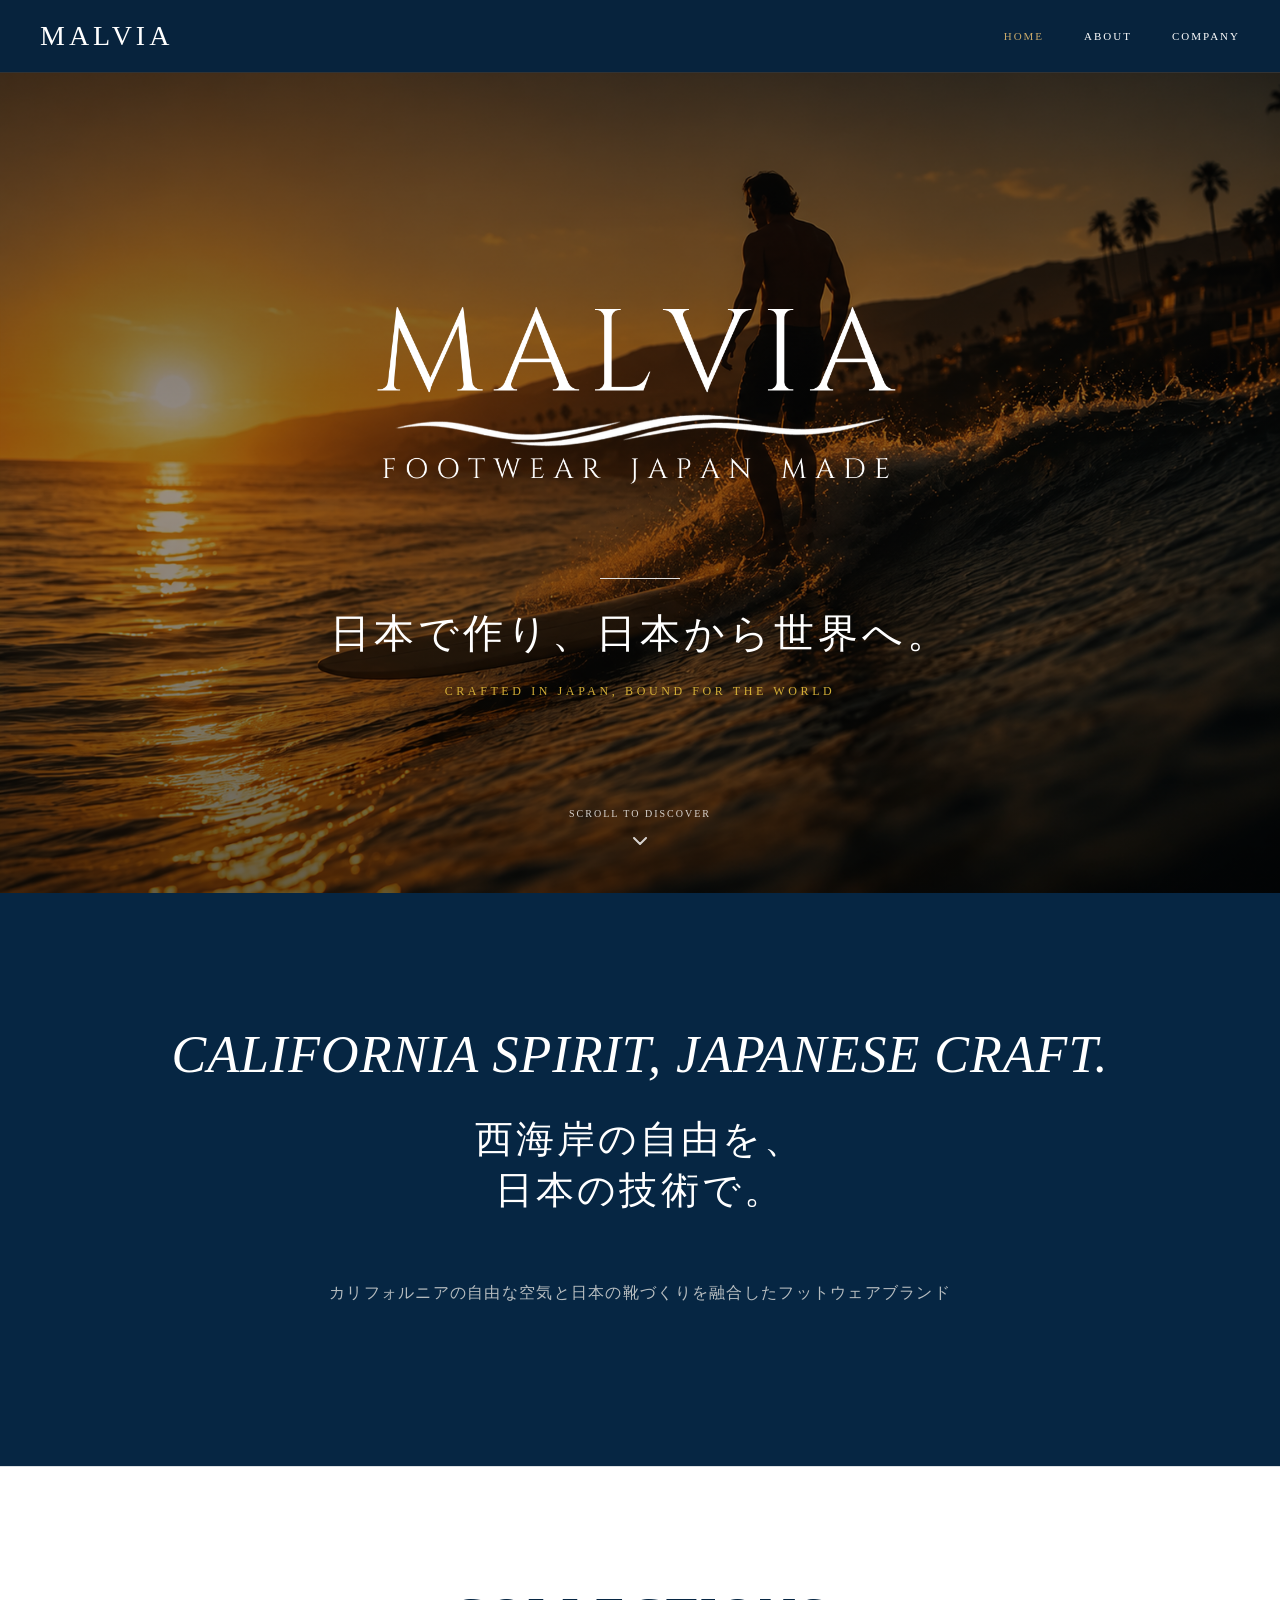
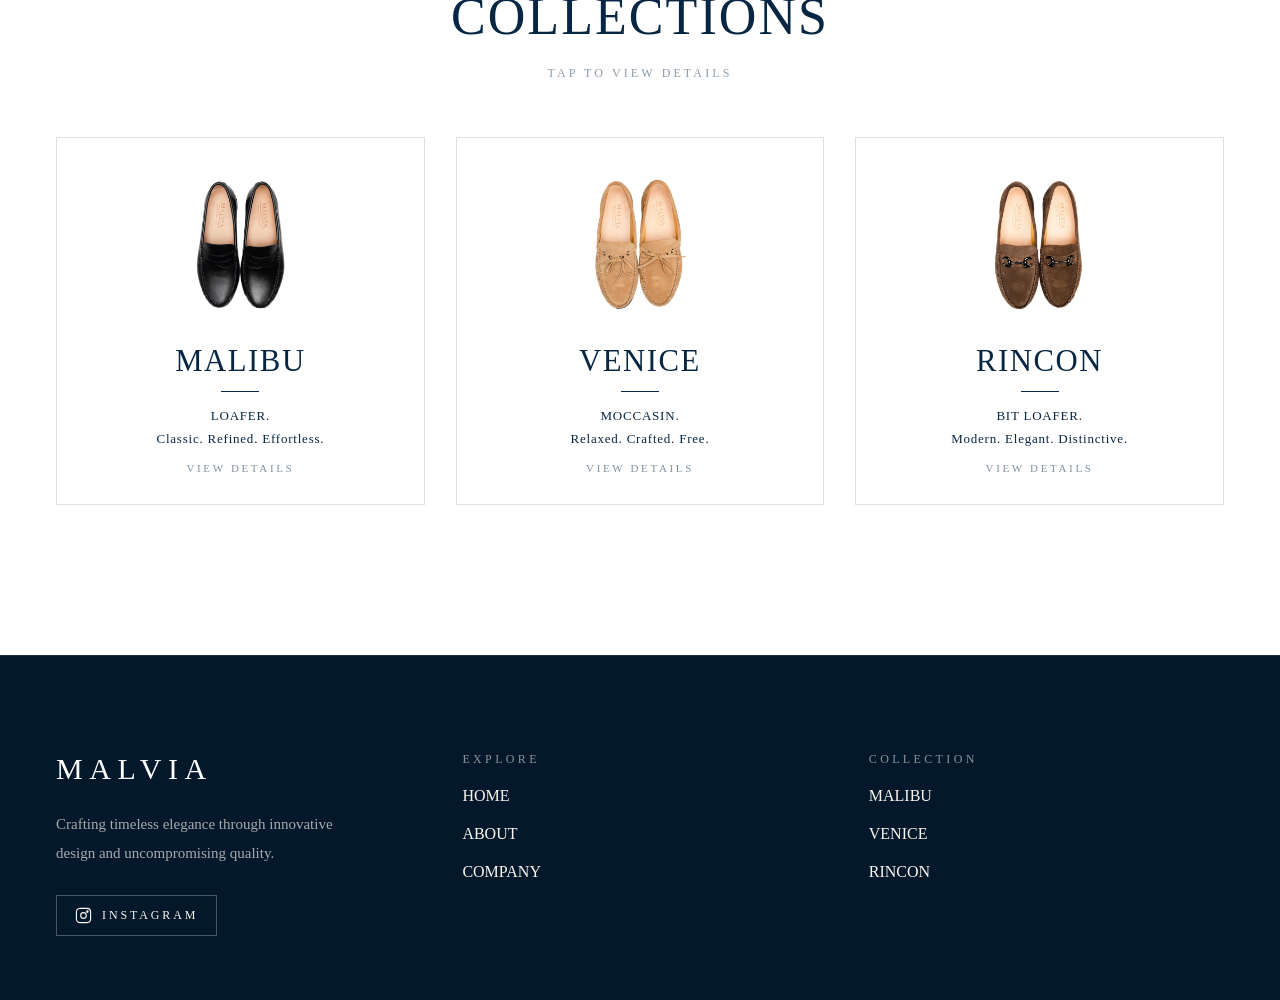
<file: index.html>
<!DOCTYPE html>
<html lang="ja">
<head>
  <meta charset="UTF-8">
  <meta name="viewport" content="width=device-width, initial-scale=1">
  <title>MALVIA — 日本で作り、日本から世界へ。</title>
  <meta name="description" content="カリフォルニアの自由な空気と日本の靴づくりを融合したフットウェアブランド MALVIA。">
  <link rel="stylesheet" href="assets/css/style.css">
</head>
<body>

  <header id="site-header"></header>

  <main>
    <section class="hero">
      <div class="hero__bg"><img src="assets/img/malvia-hero.png" alt="" width="1540" height="1021"></div>
      <div class="hero__veil"></div>
      <div class="hero__in">
        <img class="hero__logo" src="assets/img/malvia-logo.png" alt="MALVIA" width="2400" height="960">
        <div class="hero__rule"></div>
        <p class="hero__msg">日本で作り、日本から世界へ。</p>
        <p class="hero__sub">CRAFTED IN JAPAN, BOUND FOR THE WORLD</p>
      </div>
      <div class="hero__scroll">
        <p>SCROLL TO DISCOVER</p>
        <div class="hero__arrow">
          <svg viewBox="0 0 24 24" stroke-linecap="round" stroke-linejoin="round"><polyline points="6 9 12 15 18 9"></polyline></svg>
        </div>
      </div>
    </section>

    <section class="concept" id="concept">
      <div class="concept__h reveal">CALIFORNIA SPIRIT, JAPANESE CRAFT.</div>
      <div class="concept__sub reveal">西海岸の自由を、<br>日本の技術で。</div>
      <div class="concept__body reveal"><p>カリフォルニアの自由な空気と日本の靴づくりを融合したフットウェアブランド</p></div>
    </section>

    <section class="col" id="collection">
      <h2 class="col__h">COLLECTIONS</h2>
      <p class="col__hint">TAP TO VIEW DETAILS</p>
      <div class="col__grid">

        <a class="card" href="products/malibu.html">
          <div class="card__media"><img src="assets/img/products/malibu-06.webp" alt="MALIBU" loading="lazy" width="900" height="900"></div>
          <div class="card__body">
            <h3 class="card__t">MALIBU</h3>
            <span class="card__rule"></span>
            <p class="card__d">LOAFER.<br>Classic. Refined. Effortless.</p>
            <p class="card__more">VIEW DETAILS</p>
          </div>
        </a>

        <a class="card" href="products/venice.html">
          <div class="card__media"><img src="assets/img/products/venice-06.webp" alt="VENICE" loading="lazy" width="900" height="900"></div>
          <div class="card__body">
            <h3 class="card__t">VENICE</h3>
            <span class="card__rule"></span>
            <p class="card__d">MOCCASIN.<br>Relaxed. Crafted. Free.</p>
            <p class="card__more">VIEW DETAILS</p>
          </div>
        </a>

        <a class="card" href="products/rincon.html">
          <div class="card__media"><img src="assets/img/products/rincon-06.webp" alt="RINCON" loading="lazy" width="900" height="900"></div>
          <div class="card__body">
            <h3 class="card__t">RINCON</h3>
            <span class="card__rule"></span>
            <p class="card__d">BIT LOAFER.<br>Modern. Elegant. Distinctive.</p>
            <p class="card__more">VIEW DETAILS</p>
          </div>
        </a>

      </div>
    </section>
  </main>

  <footer id="site-footer"></footer>

  <script src="assets/js/layout.js"></script>
</body>
</html>
</file>
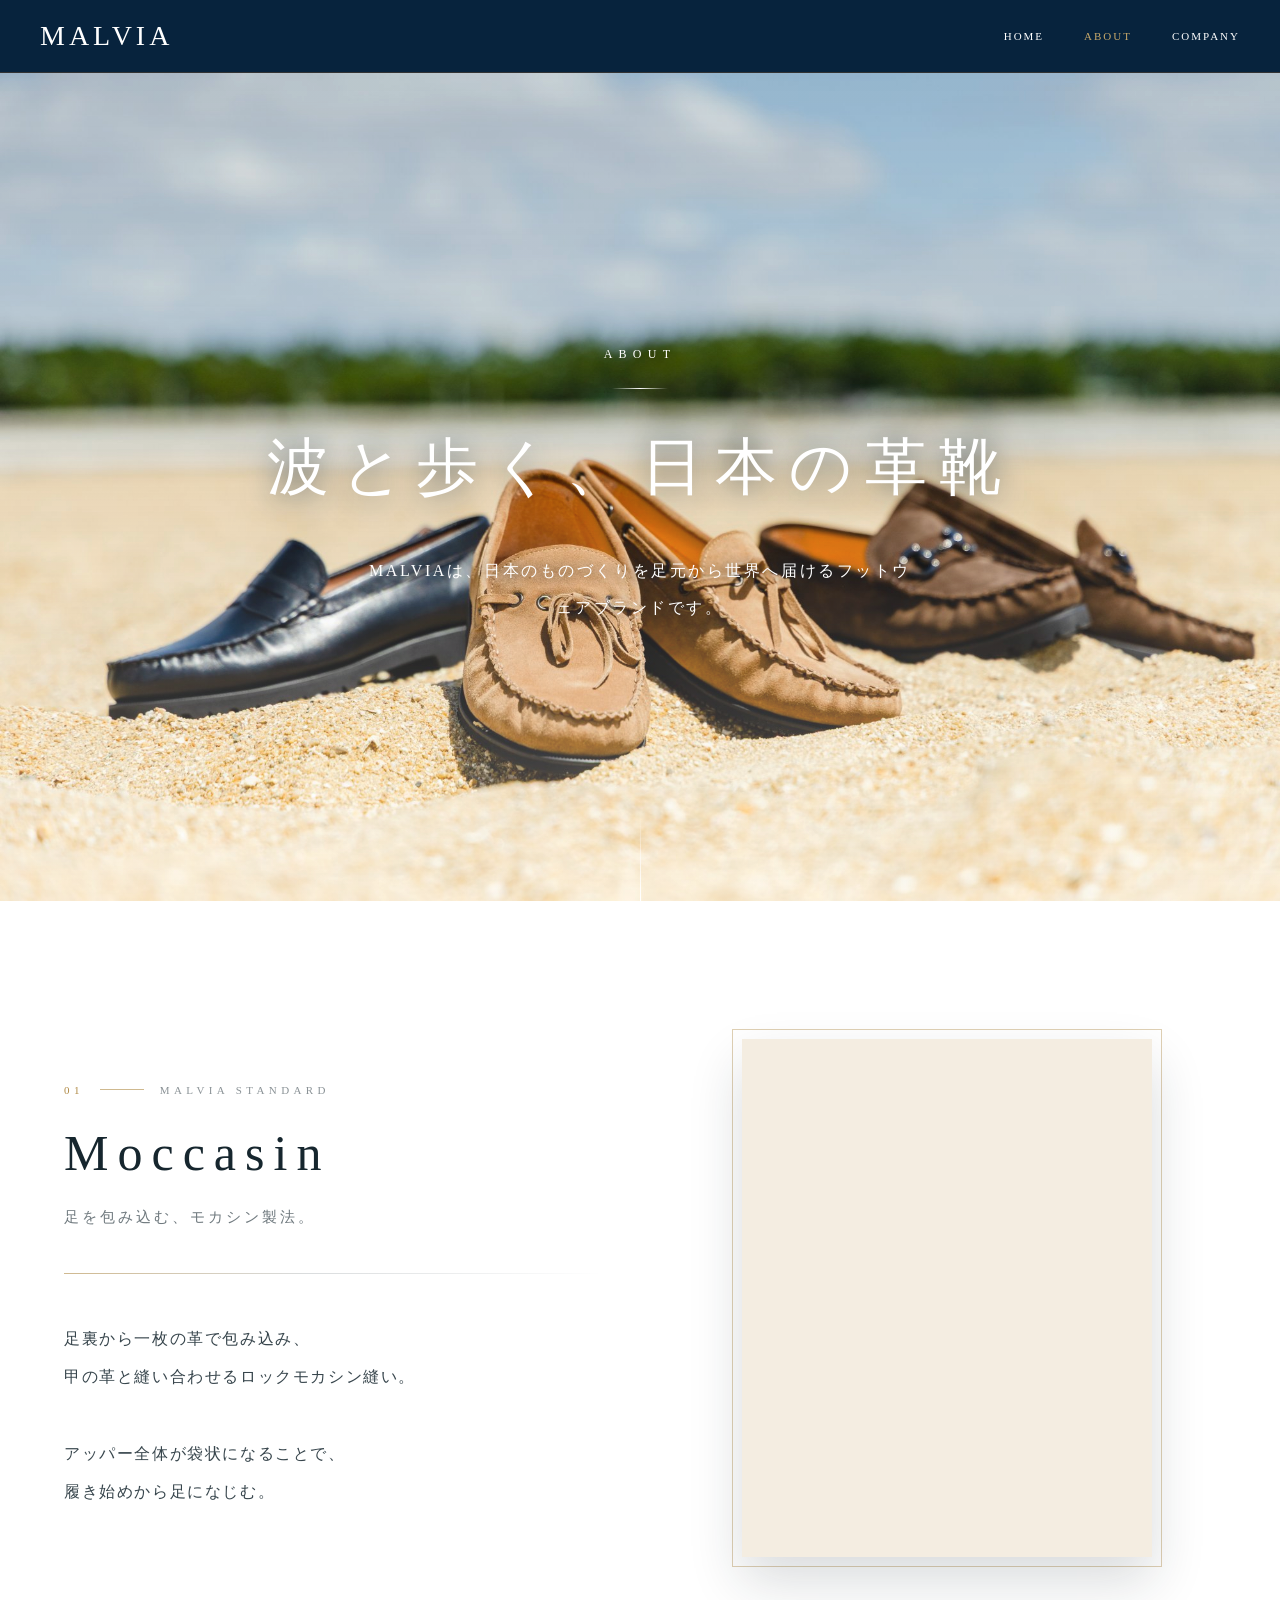
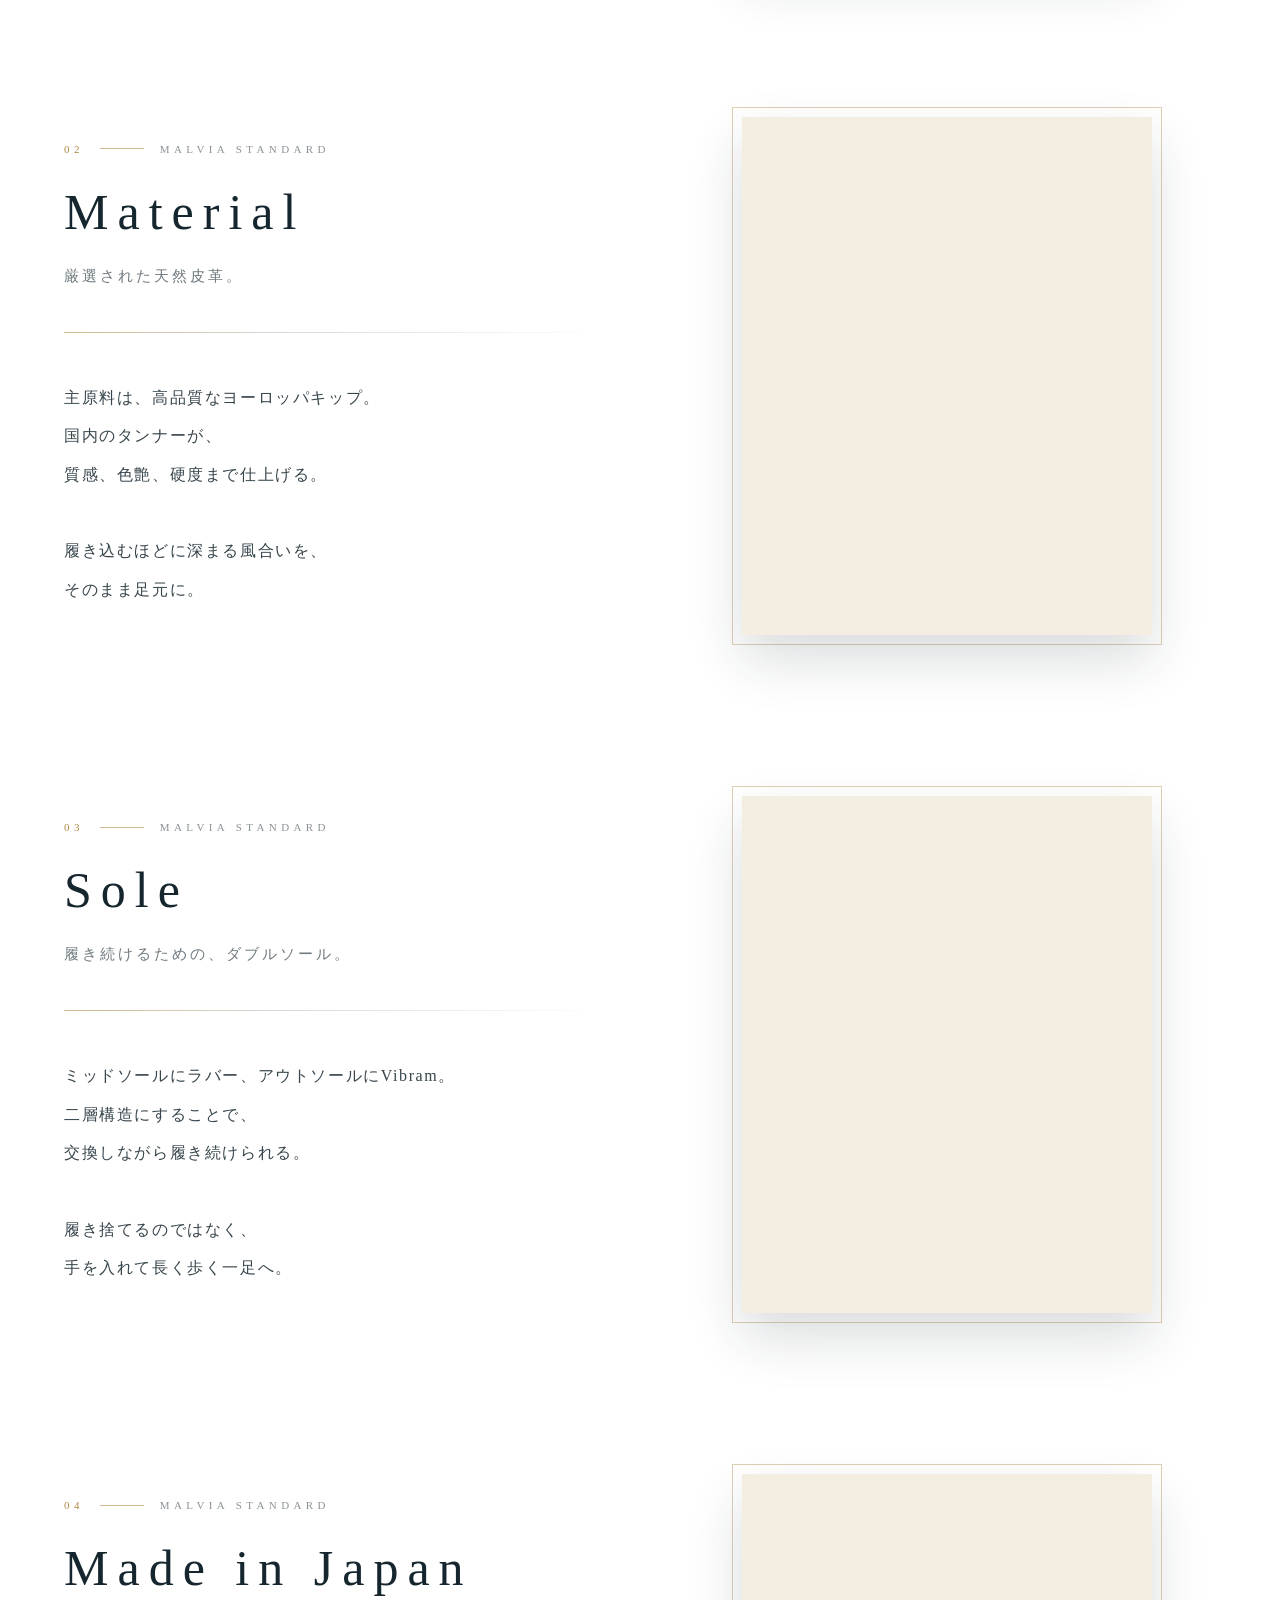
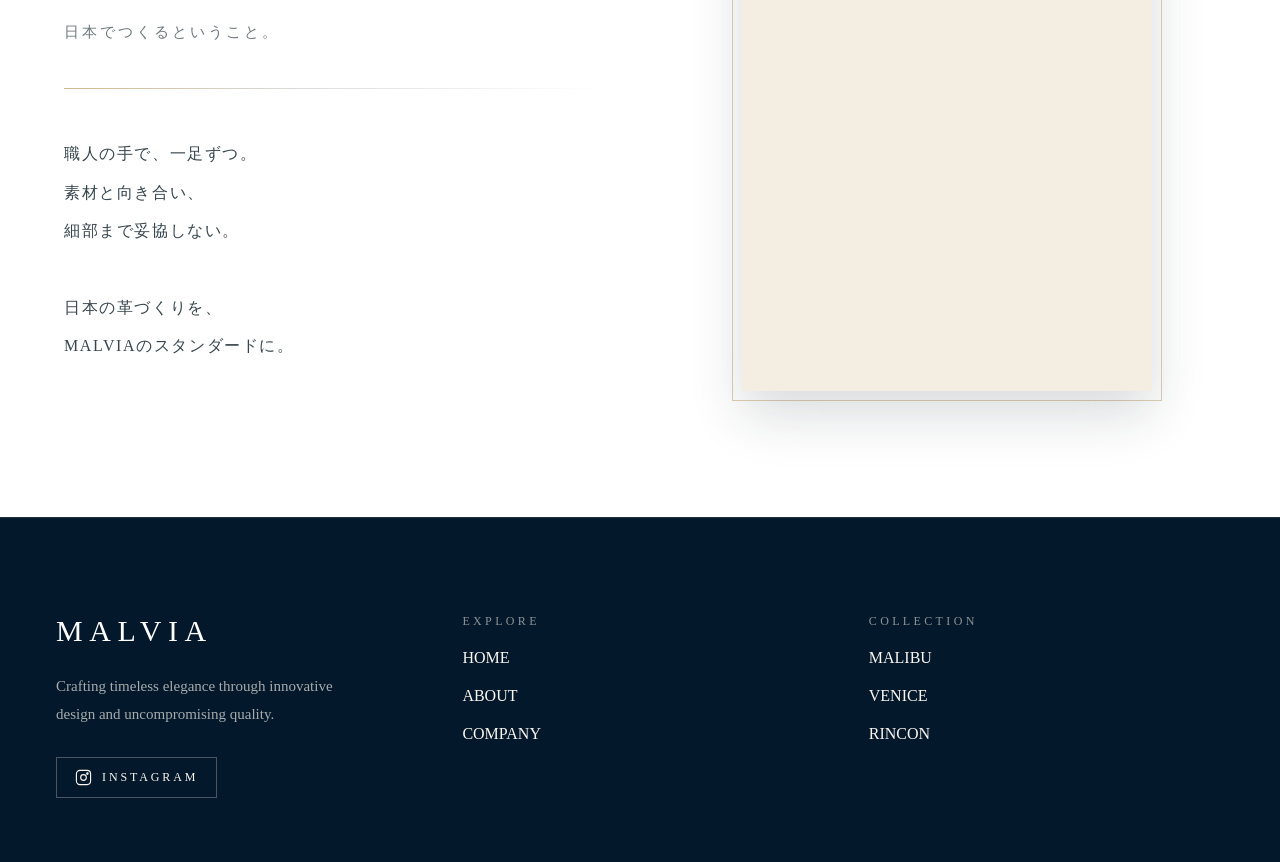
<file: about.html>
<!DOCTYPE html>
<html lang="ja">
<head>
<meta charset="utf-8">
<meta name="viewport" content="width=device-width, initial-scale=1">
<title>About — MALVIA</title>
<style>
  body { margin: 0; background: #FFFFFF; }
  a { color: #16262E; text-decoration: none; }
  a:hover { color: #B08A45; }
  img { display: block; }
  @keyframes mvKenburns { from { transform: scale(1.08); } to { transform: scale(1); } }
  @keyframes mvRuleIn { from { transform: scaleY(0); } to { transform: scaleY(1); } }
  @media (prefers-reduced-motion: reduce) { * { animation: none !important; } }
</style>
</head>
<body>
<header id="site-header"></header>
<div style="background:#FFFFFF;color:#16262E;font-family:'Times New Roman','Yu Mincho','游明朝',serif">

  <section style="position:relative;min-height:92vh;display:flex;align-items:center;justify-content:center;overflow:hidden;text-align:center">
    <div style="position:absolute;inset:0;overflow:hidden">
      <img src="assets/img/about-hero.jpg" alt="" style="width:100%;height:100%;object-fit:cover;filter:brightness(1.02) saturate(1.05);animation:mvKenburns 18s cubic-bezier(0.16,0.8,0.3,1) forwards">
      <div style="position:absolute;inset:0;background:linear-gradient(180deg,rgba(7,35,61,0.16) 0%,rgba(7,35,61,0.04) 45%,rgba(255,255,255,0.32) 100%)"></div>
    </div>
    <div style="position:relative;z-index:1;max-width:840px;padding:clamp(120px,13vw,170px) 24px;display:flex;flex-direction:column;align-items:center">
      <p data-reveal="0" style="margin:0;font-family:'Times New Roman','Zen Old Mincho',serif;font-size:12px;letter-spacing:0.52em;text-transform:uppercase;color:#FFFFFF;text-shadow:0 1px 14px rgba(7,35,61,0.95)">ABOUT</p>
      <div data-reveal="0.1" aria-hidden="true" style="width:56px;height:1px;margin:26px 0 30px;background:linear-gradient(90deg,rgba(255,255,255,0) 0%,#FFFFFF 50%,rgba(255,255,255,0) 100%)"></div>
      <h1 data-reveal="0.16" style="margin:0;font-family:'Yu Mincho','游明朝','Times New Roman',serif;font-weight:400;font-size:clamp(32px,5vw,62px);letter-spacing:0.2em;line-height:1.55;color:#FFFFFF;text-shadow:0 2px 30px rgba(7,35,61,0.7)">波と歩く、日本の革靴</h1>
      <p data-reveal="0.28" style="margin:38px auto 0;max-width:560px;font-family:'Yu Mincho','游明朝',serif;font-size:16px;letter-spacing:0.16em;line-height:2.3;color:#FFFFFF;text-shadow:0 1px 14px rgba(7,35,61,0.95)">MALVIAは、日本のものづくりを足元から世界へ届けるフットウェアブランドです。</p>
    </div>
    <div aria-hidden="true" style="position:absolute;bottom:0;left:50%;width:1px;height:88px;z-index:1;transform-origin:bottom;animation:mvRuleIn 1.6s 0.8s cubic-bezier(0.16,0.8,0.3,1) backwards;background:linear-gradient(180deg,rgba(255,255,255,0) 0%,#FFFFFF 100%)"></div>
  </section>

  <section style="padding:clamp(90px,10vw,150px) clamp(20px,5vw,72px) clamp(70px,9vw,120px);display:flex;flex-direction:column;gap:clamp(96px,11vw,170px);max-width:1440px;margin:0 auto">

    <div style="display:grid;grid-template-columns:repeat(auto-fit,minmax(min(100%,320px),1fr));gap:clamp(44px,6vw,96px);align-items:center">
      <div data-reveal="0" style="max-width:620px">
        <p style="margin:0 0 24px;display:flex;align-items:center;gap:16px;font-family:'Times New Roman','Zen Old Mincho',serif;font-size:11px;letter-spacing:0.4em;text-transform:uppercase;color:#B08A45"><span>01</span><span aria-hidden="true" style="display:block;width:44px;height:1px;background:rgba(176,138,69,0.6)"></span><span style="color:rgba(22,38,46,0.5)">MALVIA STANDARD</span></p>
        <h2 style="margin:0;font-family:'Times New Roman','Zen Old Mincho',serif;font-weight:400;font-size:clamp(32px,4.2vw,50px);letter-spacing:0.18em;line-height:1.32;color:#16262E">Moccasin</h2>
        <p style="margin:22px 0 0;font-family:'Yu Mincho','游明朝',serif;font-size:15px;letter-spacing:0.2em;color:rgba(22,38,46,0.62)">足を包み込む、モカシン製法。</p>
        <div aria-hidden="true" style="height:1px;margin:46px 0;background:linear-gradient(90deg,rgba(176,138,69,0.6) 0%,rgba(22,38,46,0.16) 45%,rgba(22,38,46,0) 100%)"></div>
        <p style="margin:0;white-space:pre-line;font-family:'Yu Mincho','游明朝',serif;font-size:16px;letter-spacing:0.1em;line-height:2.4;color:rgba(22,38,46,0.86)">足裏から一枚の革で包み込み、
甲の革と縫い合わせるロックモカシン縫い。

アッパー全体が袋状になることで、
履き始めから足になじむ。</p>
      </div>
      <div data-reveal="0.12" style="position:relative;aspect-ratio:4/5;max-width:430px;width:100%;justify-self:center;padding:10px">
        <div aria-hidden="true" style="position:absolute;inset:0;border:1px solid rgba(176,138,69,0.4)"></div>
        <div style="position:relative;width:100%;height:100%;box-shadow:0 24px 50px rgba(22,38,46,0.16);background:#F4EDE1"></div>
      </div>
    </div>

    <div style="display:grid;grid-template-columns:repeat(auto-fit,minmax(min(100%,320px),1fr));gap:clamp(44px,6vw,96px);align-items:center">
      <div data-reveal="0.12" style="position:relative;aspect-ratio:4/5;max-width:430px;width:100%;justify-self:center;padding:10px;order:2">
        <div aria-hidden="true" style="position:absolute;inset:0;border:1px solid rgba(176,138,69,0.4)"></div>
        <div style="position:relative;width:100%;height:100%;box-shadow:0 24px 50px rgba(22,38,46,0.16);background:#F4EDE1"></div>
      </div>
      <div data-reveal="0" style="max-width:620px;order:1">
        <p style="margin:0 0 24px;display:flex;align-items:center;gap:16px;font-family:'Times New Roman','Zen Old Mincho',serif;font-size:11px;letter-spacing:0.4em;text-transform:uppercase;color:#B08A45"><span>02</span><span aria-hidden="true" style="display:block;width:44px;height:1px;background:rgba(176,138,69,0.6)"></span><span style="color:rgba(22,38,46,0.5)">MALVIA STANDARD</span></p>
        <h2 style="margin:0;font-family:'Times New Roman','Zen Old Mincho',serif;font-weight:400;font-size:clamp(32px,4.2vw,50px);letter-spacing:0.18em;line-height:1.32;color:#16262E">Material</h2>
        <p style="margin:22px 0 0;font-family:'Yu Mincho','游明朝',serif;font-size:15px;letter-spacing:0.2em;color:rgba(22,38,46,0.62)">厳選された天然皮革。</p>
        <div aria-hidden="true" style="height:1px;margin:46px 0;background:linear-gradient(90deg,rgba(176,138,69,0.6) 0%,rgba(22,38,46,0.16) 45%,rgba(22,38,46,0) 100%)"></div>
        <p style="margin:0;white-space:pre-line;font-family:'Yu Mincho','游明朝',serif;font-size:16px;letter-spacing:0.1em;line-height:2.4;color:rgba(22,38,46,0.86)">主原料は、高品質なヨーロッパキップ。
国内のタンナーが、
質感、色艶、硬度まで仕上げる。

履き込むほどに深まる風合いを、
そのまま足元に。</p>
      </div>
    </div>

    <div style="display:grid;grid-template-columns:repeat(auto-fit,minmax(min(100%,320px),1fr));gap:clamp(44px,6vw,96px);align-items:center">
      <div data-reveal="0" style="max-width:620px">
        <p style="margin:0 0 24px;display:flex;align-items:center;gap:16px;font-family:'Times New Roman','Zen Old Mincho',serif;font-size:11px;letter-spacing:0.4em;text-transform:uppercase;color:#B08A45"><span>03</span><span aria-hidden="true" style="display:block;width:44px;height:1px;background:rgba(176,138,69,0.6)"></span><span style="color:rgba(22,38,46,0.5)">MALVIA STANDARD</span></p>
        <h2 style="margin:0;font-family:'Times New Roman','Zen Old Mincho',serif;font-weight:400;font-size:clamp(32px,4.2vw,50px);letter-spacing:0.18em;line-height:1.32;color:#16262E">Sole</h2>
        <p style="margin:22px 0 0;font-family:'Yu Mincho','游明朝',serif;font-size:15px;letter-spacing:0.2em;color:rgba(22,38,46,0.62)">履き続けるための、ダブルソール。</p>
        <div aria-hidden="true" style="height:1px;margin:46px 0;background:linear-gradient(90deg,rgba(176,138,69,0.6) 0%,rgba(22,38,46,0.16) 45%,rgba(22,38,46,0) 100%)"></div>
        <p style="margin:0;white-space:pre-line;font-family:'Yu Mincho','游明朝',serif;font-size:16px;letter-spacing:0.1em;line-height:2.4;color:rgba(22,38,46,0.86)">ミッドソールにラバー、アウトソールにVibram。
二層構造にすることで、
交換しながら履き続けられる。

履き捨てるのではなく、
手を入れて長く歩く一足へ。</p>
      </div>
      <div data-reveal="0.12" style="position:relative;aspect-ratio:4/5;max-width:430px;width:100%;justify-self:center;padding:10px">
        <div aria-hidden="true" style="position:absolute;inset:0;border:1px solid rgba(176,138,69,0.4)"></div>
        <div style="position:relative;width:100%;height:100%;box-shadow:0 24px 50px rgba(22,38,46,0.16);background:#F4EDE1"></div>
      </div>
    </div>

    <div style="display:grid;grid-template-columns:repeat(auto-fit,minmax(min(100%,320px),1fr));gap:clamp(44px,6vw,96px);align-items:center">
      <div data-reveal="0.12" style="position:relative;aspect-ratio:4/5;max-width:430px;width:100%;justify-self:center;padding:10px;order:2">
        <div aria-hidden="true" style="position:absolute;inset:0;border:1px solid rgba(176,138,69,0.4)"></div>
        <div style="position:relative;width:100%;height:100%;box-shadow:0 24px 50px rgba(22,38,46,0.16);background:#F4EDE1"></div>
      </div>
      <div data-reveal="0" style="max-width:620px;order:1">
        <p style="margin:0 0 24px;display:flex;align-items:center;gap:16px;font-family:'Times New Roman','Zen Old Mincho',serif;font-size:11px;letter-spacing:0.4em;text-transform:uppercase;color:#B08A45"><span>04</span><span aria-hidden="true" style="display:block;width:44px;height:1px;background:rgba(176,138,69,0.6)"></span><span style="color:rgba(22,38,46,0.5)">MALVIA STANDARD</span></p>
        <h2 style="margin:0;font-family:'Times New Roman','Zen Old Mincho',serif;font-weight:400;font-size:clamp(32px,4.2vw,50px);letter-spacing:0.18em;line-height:1.32;color:#16262E">Made in Japan</h2>
        <p style="margin:22px 0 0;font-family:'Yu Mincho','游明朝',serif;font-size:15px;letter-spacing:0.2em;color:rgba(22,38,46,0.62)">日本でつくるということ。</p>
        <div aria-hidden="true" style="height:1px;margin:46px 0;background:linear-gradient(90deg,rgba(176,138,69,0.6) 0%,rgba(22,38,46,0.16) 45%,rgba(22,38,46,0) 100%)"></div>
        <p style="margin:0;white-space:pre-line;font-family:'Yu Mincho','游明朝',serif;font-size:16px;letter-spacing:0.1em;line-height:2.4;color:rgba(22,38,46,0.86)">職人の手で、一足ずつ。
素材と向き合い、
細部まで妥協しない。

日本の革づくりを、
MALVIAのスタンダードに。</p>
      </div>
    </div>
  </section>
</div>

<footer id="site-footer"></footer>

<script src="assets/js/layout.js"></script>

<script>
(function () {
  if (window.matchMedia("(prefers-reduced-motion: reduce)").matches || !("IntersectionObserver" in window)) return;
  var els = Array.prototype.slice.call(document.querySelectorAll("[data-reveal]"));
  els.forEach(function (el) {
    el.style.opacity = "0";
    el.style.transform = "translateY(26px)";
    el.style.transition = "opacity 1.1s cubic-bezier(0.16,0.8,0.3,1), transform 1.1s cubic-bezier(0.16,0.8,0.3,1)";
    el.style.transitionDelay = (parseFloat(el.dataset.reveal) || 0) + "s";
  });
  var io = new IntersectionObserver(function (entries) {
    entries.forEach(function (e) {
      if (!e.isIntersecting) return;
      e.target.style.opacity = "1";
      e.target.style.transform = "none";
      io.unobserve(e.target);
    });
  }, { threshold: 0.15, rootMargin: "0px 0px -8% 0px" });
  els.forEach(function (el) { io.observe(el); });
})();
</script>
</body>
</html>
</file>
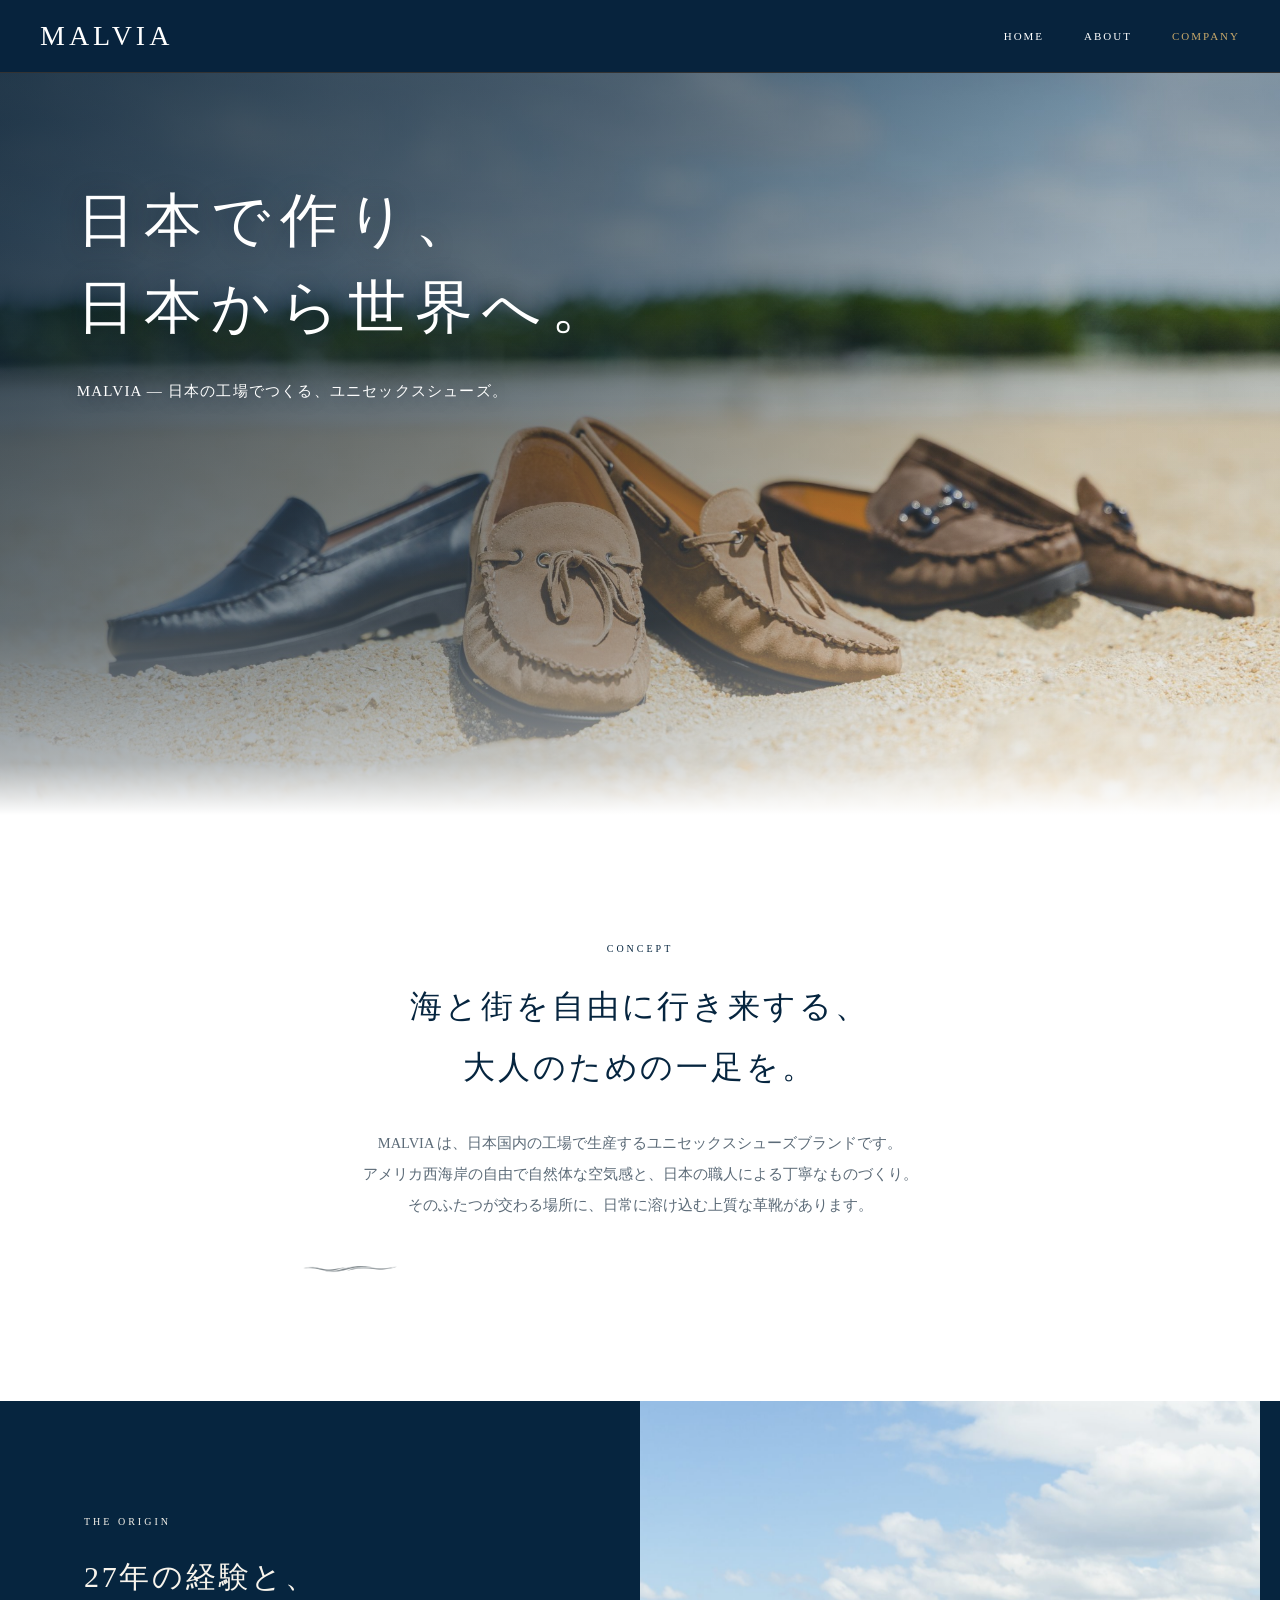
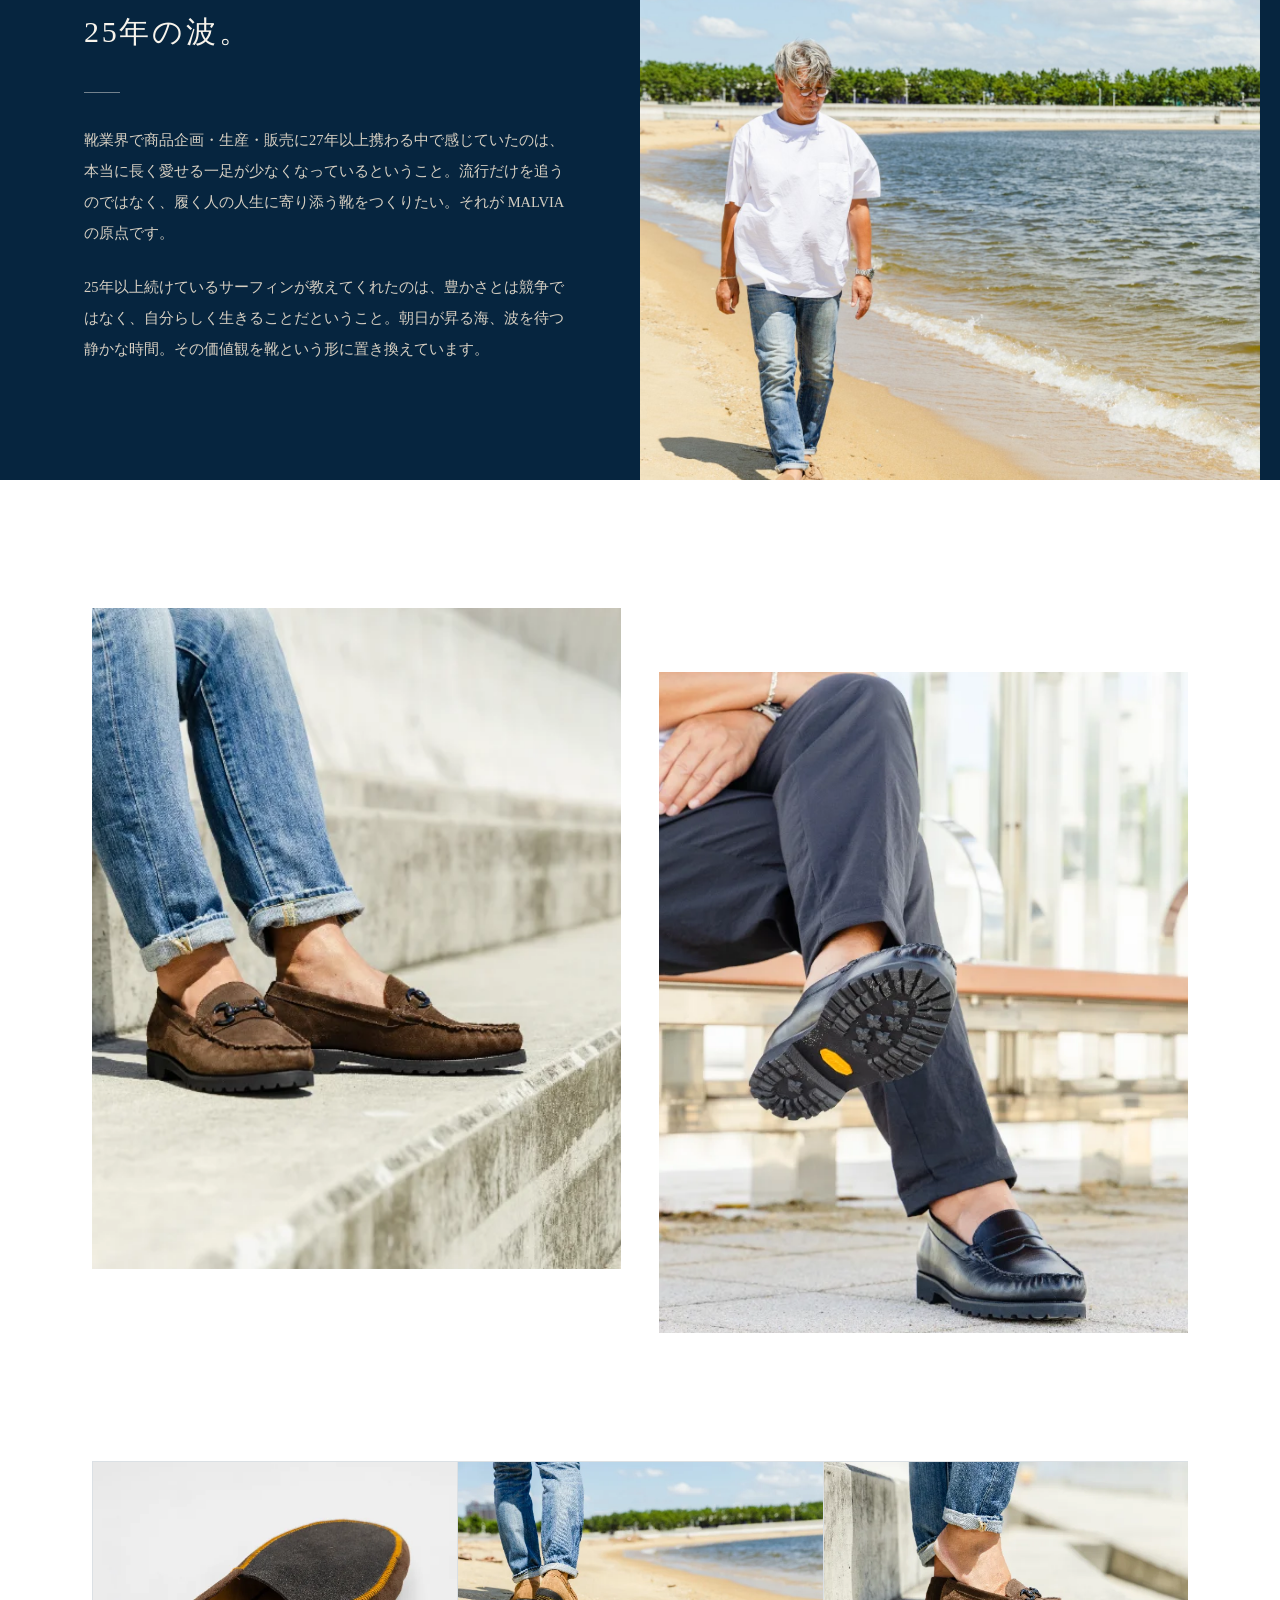
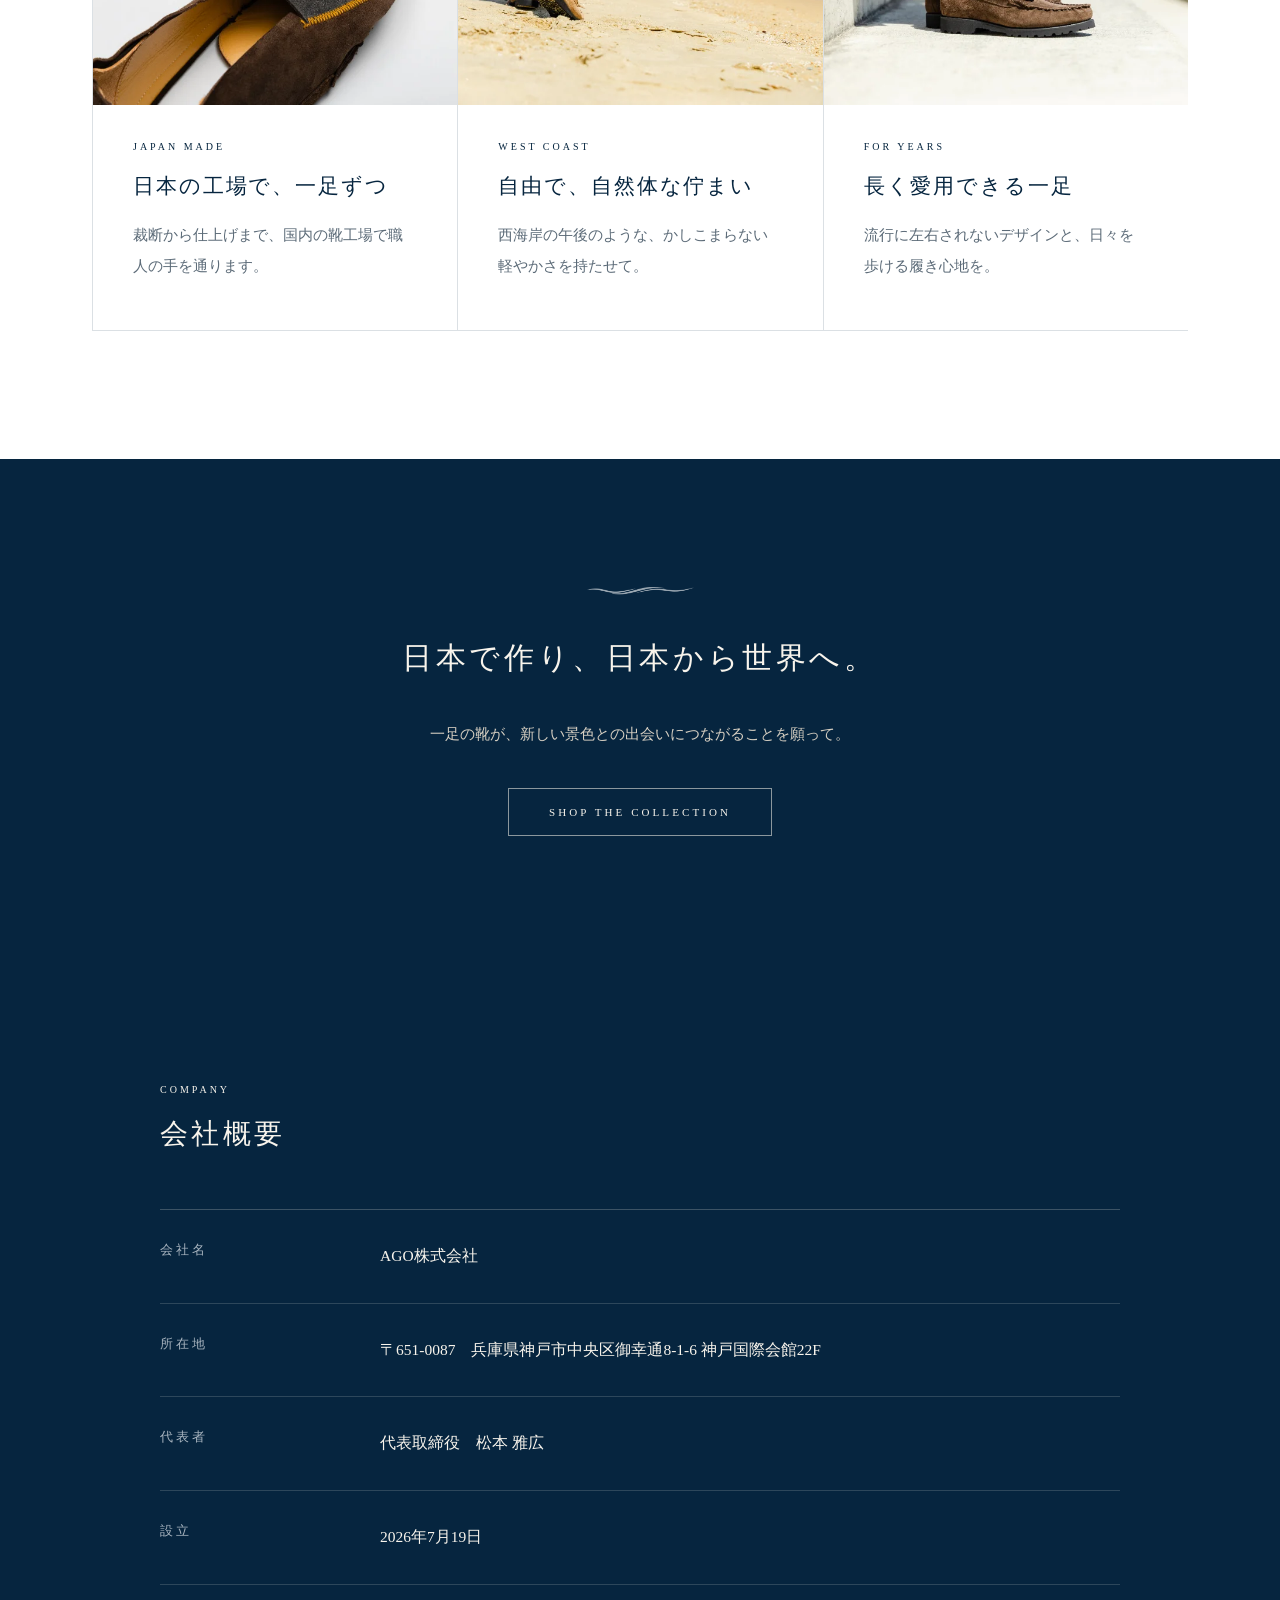
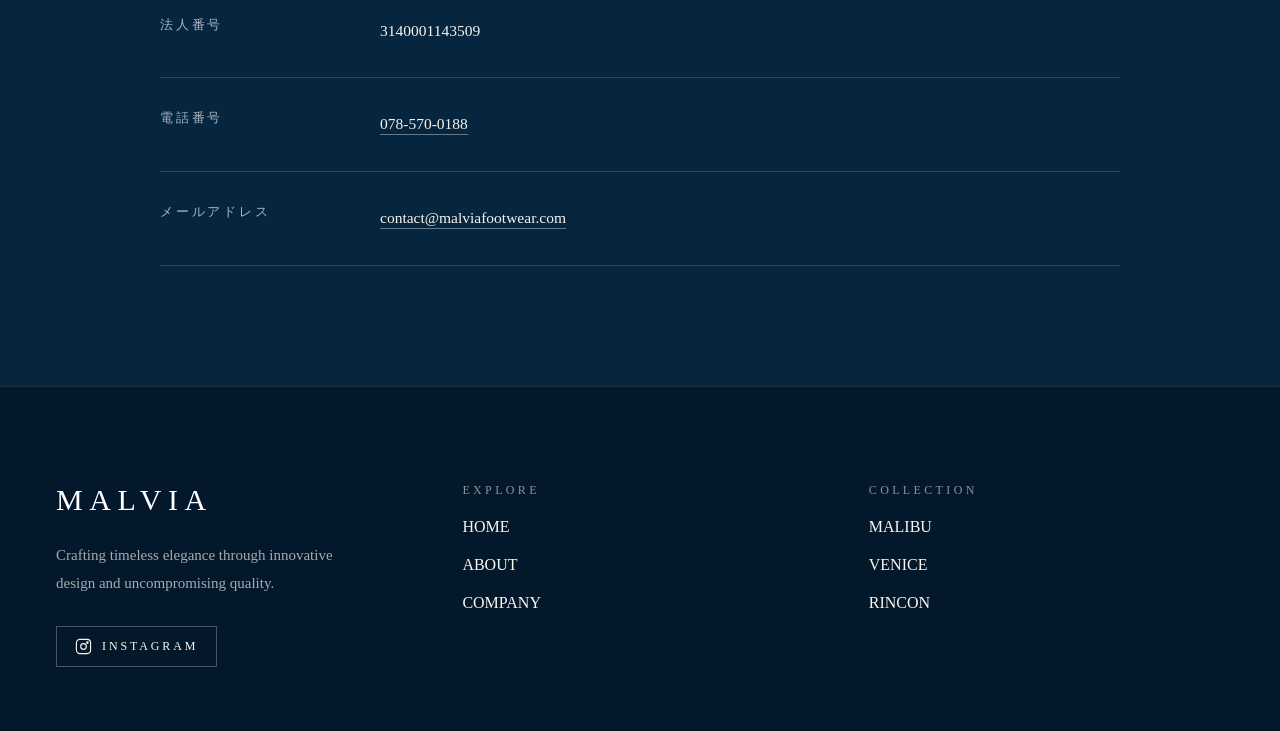
<file: company.html>
<!DOCTYPE html>
<html lang="ja">
<head>
<meta charset="utf-8">
<meta name="viewport" content="width=device-width, initial-scale=1">
<title>COMPANY — MALVIA</title>
<meta name="description" content="MALVIA（AGO株式会社）について。日本で作り、日本から世界へ。">
<style>
:root{
  --ink-950:#04192B; --ink-900:#06253F; --ink-800:#06253F; --ink-700:#123049; --ink-600:#1E4460; --ink-500:#4A6B84;
  --sunset-500:#C9A96A; --sunset-600:#B3925A; --sunset-700:#997C4A; --gold-300:#DCC593; --gold-200:#EBDDC0;
  --sand-50:#FFFFFF; --sand-100:#FFFFFF; --sand-200:#F2F2F0; --sand-300:#DDDCD8; --sand-400:#B9B7B1;
  --text-body:#5C6B78; --text-muted:#8A95A0; --line:rgba(6,37,63,0.14); --line-on-ink:rgba(246,241,232,0.20);
  --jp-serif:'Times New Roman','Zen Old Mincho','Yu Mincho','游明朝',serif;
  --jp-sans:'Times New Roman','Zen Old Mincho','Yu Mincho','游明朝',serif;
  --font-brand:'Times New Roman','Zen Old Mincho',serif;
  --font-display:'Times New Roman','Zen Old Mincho',serif;
  --font-sans:'Times New Roman','Zen Old Mincho',serif;
}
body { margin: 0; background: #FFFFFF; }
img { display: block; }
.cp-cta { text-decoration: none; transition: background .26s ease, color .26s ease, border-color .26s ease; }
.cp-cta:hover { background:#F8F4EC; color:var(--ink-900) !important; border-color:#F8F4EC; }
</style>
</head>
<body>

<header id="site-header"></header>
<div style="background:var(--sand-100); color:var(--text-body); font-family:var(--font-sans); overflow-x:hidden;">

  <section style="position:relative; height:clamp(440px, 58vw, 820px); min-height:min(78vh, 640px); overflow:hidden;">
    <div style="position:absolute; inset:0;">
      <img src="assets/img/company-hero.jpg" alt="MALVIA" style="position:absolute; inset:0; width:100%; height:100%; object-fit:cover; touch-action:pan-y; user-select:none; pointer-events:none;">
    </div>
    <div style="position:absolute; inset:0; background:linear-gradient(105deg, rgba(4,25,43,0.80) 0%, rgba(4,25,43,0.52) 42%, rgba(4,25,43,0.14) 78%); pointer-events:none;"></div>
    <div style="position:absolute; inset:0; background:linear-gradient(to bottom, rgba(6,37,63,0.28) 0%, rgba(6,37,63,0.04) 30%, rgba(255,255,255,0.18) 74%, rgba(255,255,255,0.55) 93%, #FFFFFF 100%); pointer-events:none;"></div>
    <div style="position:absolute; inset:0; display:flex; flex-direction:column; align-items:flex-start; justify-content:flex-start; gap:clamp(18px,3vw,26px); padding:clamp(64px,10vw,104px) clamp(24px, 6vw, 88px) 0; pointer-events:none;">
      <h1 style="margin:0; font-family:var(--jp-serif); font-size:clamp(28px, 6.4vw, 58px); line-height:1.5; letter-spacing:clamp(0.08em,1vw,0.16em); font-weight:400; color:#FFFFFF; text-shadow:0 2px 24px rgba(4,25,43,0.45); word-break:keep-all;">日本で作り、<br>日本から世界へ。</h1>
      <p style="margin:0; max-width:32em; font-family:var(--jp-sans); font-size:clamp(13px,3.4vw,15px); line-height:1.9; letter-spacing:0.08em; color:#FFFFFF; text-shadow:0 1px 16px rgba(4,25,43,0.6);">MALVIA — 日本の工場でつくる、ユニセックスシューズ。</p>
    </div>
  </section>

  <section style="max-width:820px; margin:0 auto; padding:clamp(72px,10vw,128px) clamp(24px,6vw,72px); text-align:center;">
    <span style="display:block; font-family:var(--font-brand); font-size:10px; letter-spacing:0.3em; color:var(--ink-900);">CONCEPT</span>
    <h2 style="margin:22px 0 30px; font-family:var(--jp-serif); font-size:clamp(21px,4.6vw,32px); font-weight:400; line-height:1.9; letter-spacing:0.09em; color:var(--ink-900); text-wrap:pretty;">海と街を自由に行き来する、<br>大人のための一足を。</h2>
    <p style="margin:0; font-family:var(--jp-sans); font-size:clamp(13.5px,3.2vw,14.5px); line-height:2.15; color:var(--text-body); text-wrap:pretty;">MALVIA は、日本国内の工場で生産するユニセックスシューズブランドです。<br>アメリカ西海岸の自由で自然体な空気感と、日本の職人による丁寧なものづくり。<br>そのふたつが交わる場所に、日常に溶け込む上質な革靴があります。</p>
    <img src="assets/img/wave.png" alt="" style="width:clamp(72px,14vw,96px); height:auto; margin-top:clamp(32px,5vw,44px); opacity:0.55;">
  </section>

  <section style="background:var(--ink-900); color:#EDE6DA;">
    <div style="max-width:1240px; margin:0 auto; display:grid; grid-template-columns:repeat(auto-fit,minmax(min(100%,300px),1fr));">
      <div style="padding:clamp(72px,9vw,120px) clamp(24px,5vw,72px); min-width:0; display:flex; flex-direction:column; justify-content:center;">
        <span style="display:block; font-family:var(--font-brand); font-size:10px; letter-spacing:0.3em; color:#F8F4EC;">THE ORIGIN</span>
        <h2 style="margin:22px 0 0; font-family:var(--jp-serif); font-size:clamp(21px,4.4vw,30px); font-weight:400; line-height:1.85; letter-spacing:0.09em; color:#F8F4EC;">27年の経験と、<br>25年の波。</h2>
        <div style="width:36px; height:1px; margin:32px 0; background:rgba(248,244,236,0.45);"></div>
        <p style="margin:0 0 22px; font-family:var(--jp-sans); font-size:clamp(13.5px,3.2vw,14.5px); line-height:2.15; color:#D6CFC2; text-wrap:pretty;">靴業界で商品企画・生産・販売に27年以上携わる中で感じていたのは、本当に長く愛せる一足が少なくなっているということ。流行だけを追うのではなく、履く人の人生に寄り添う靴をつくりたい。それが MALVIA の原点です。</p>
        <p style="margin:0; font-family:var(--jp-sans); font-size:clamp(13.5px,3.2vw,14.5px); line-height:2.15; color:#D6CFC2; text-wrap:pretty;">25年以上続けているサーフィンが教えてくれたのは、豊かさとは競争ではなく、自分らしく生きることだということ。朝日が昇る海、波を待つ静かな時間。その価値観を靴という形に置き換えています。</p>
      </div>
      <div style="min-height:clamp(300px,46vw,620px); min-width:0; position:relative; overflow:hidden; background:#0A2E4C;">
        <img src="assets/img/company-origin.jpg" alt="" style="position:absolute; inset:0; width:100%; height:100%; object-fit:cover; object-position:50% 30%; touch-action:pan-y; user-select:none; pointer-events:none;">
      </div>
    </div>
  </section>

  <section style="max-width:1240px; margin:0 auto; padding:clamp(72px,10vw,128px) clamp(24px,6vw,72px) 0;">
    <div style="display:grid; grid-template-columns:repeat(auto-fit,minmax(min(100%,280px),1fr)); gap:clamp(20px,3vw,40px);">
      <div style="position:relative; width:100%; aspect-ratio:4/5; background:var(--sand-200);">
        <img src="assets/img/company-detail-1.webp" alt="" style="position:absolute; inset:0; width:100%; height:100%; object-fit:cover; touch-action:pan-y; user-select:none; pointer-events:none;">
      </div>
      <div style="position:relative; width:100%; aspect-ratio:4/5; background:var(--sand-200); margin-top:clamp(0px,5vw,64px);">
        <img src="assets/img/company-detail-2.webp" alt="" style="position:absolute; inset:0; width:100%; height:100%; object-fit:cover; touch-action:pan-y; user-select:none; pointer-events:none;">
      </div>
    </div>
  </section>

  <section style="max-width:1240px; margin:0 auto; padding:clamp(72px,10vw,128px) clamp(24px,6vw,72px);">
    <div style="display:grid; grid-template-columns:repeat(auto-fit,minmax(min(100%,250px),1fr)); border-top:1px solid var(--line); border-bottom:1px solid var(--line);">
      <div style="border-left:1px solid var(--line); padding:0 0 clamp(36px,5vw,48px); display:flex; flex-direction:column;">
        <div style="position:relative; width:100%; aspect-ratio:3/2; background:var(--sand-200);">
          <img src="assets/img/company-pillar-1.webp" alt="" style="position:absolute; inset:0; width:100%; height:100%; object-fit:cover; touch-action:pan-y; user-select:none; pointer-events:none;">
        </div>
        <span style="margin:clamp(26px,4vw,36px) clamp(22px,4vw,40px) 0; font-family:var(--font-brand); font-size:10px; letter-spacing:0.3em; color:var(--ink-900);">JAPAN MADE</span>
        <h3 style="margin:16px clamp(22px,4vw,40px) 0; font-family:var(--jp-serif); font-weight:400; font-size:clamp(19px,3.6vw,21px); line-height:1.8; letter-spacing:0.09em; color:var(--ink-900);">日本の工場で、一足ずつ</h3>
        <p style="margin:14px clamp(22px,4vw,40px) 0; font-family:var(--jp-sans); font-size:clamp(13.5px,3.2vw,14.5px); line-height:2.15; color:var(--text-body); text-wrap:pretty;">裁断から仕上げまで、国内の靴工場で職人の手を通ります。</p>
      </div>
      <div style="border-left:1px solid var(--line); padding:0 0 clamp(36px,5vw,48px); display:flex; flex-direction:column;">
        <div style="position:relative; width:100%; aspect-ratio:3/2; background:var(--sand-200);">
          <img src="assets/img/company-pillar-2.webp" alt="" style="position:absolute; inset:0; width:100%; height:100%; object-fit:cover; touch-action:pan-y; user-select:none; pointer-events:none;">
        </div>
        <span style="margin:clamp(26px,4vw,36px) clamp(22px,4vw,40px) 0; font-family:var(--font-brand); font-size:10px; letter-spacing:0.3em; color:var(--ink-900);">WEST COAST</span>
        <h3 style="margin:16px clamp(22px,4vw,40px) 0; font-family:var(--jp-serif); font-weight:400; font-size:clamp(19px,3.6vw,21px); line-height:1.8; letter-spacing:0.09em; color:var(--ink-900);">自由で、自然体な佇まい</h3>
        <p style="margin:14px clamp(22px,4vw,40px) 0; font-family:var(--jp-sans); font-size:clamp(13.5px,3.2vw,14.5px); line-height:2.15; color:var(--text-body); text-wrap:pretty;">西海岸の午後のような、かしこまらない軽やかさを持たせて。</p>
      </div>
      <div style="border-left:1px solid var(--line); padding:0 0 clamp(36px,5vw,48px); display:flex; flex-direction:column;">
        <div style="position:relative; width:100%; aspect-ratio:3/2; background:var(--sand-200);">
          <img src="assets/img/company-pillar-3.webp" alt="" style="position:absolute; inset:0; width:100%; height:100%; object-fit:cover; touch-action:pan-y; user-select:none; pointer-events:none;">
        </div>
        <span style="margin:clamp(26px,4vw,36px) clamp(22px,4vw,40px) 0; font-family:var(--font-brand); font-size:10px; letter-spacing:0.3em; color:var(--ink-900);">FOR YEARS</span>
        <h3 style="margin:16px clamp(22px,4vw,40px) 0; font-family:var(--jp-serif); font-weight:400; font-size:clamp(19px,3.6vw,21px); line-height:1.8; letter-spacing:0.09em; color:var(--ink-900);">長く愛用できる一足</h3>
        <p style="margin:14px clamp(22px,4vw,40px) 0; font-family:var(--jp-sans); font-size:clamp(13.5px,3.2vw,14.5px); line-height:2.15; color:var(--text-body); text-wrap:pretty;">流行に左右されないデザインと、日々を歩ける履き心地を。</p>
      </div>
    </div>
  </section>

  <section style="background:var(--ink-900); color:#EDE6DA;">
    <div style="max-width:880px; margin:0 auto; padding:clamp(72px,10vw,128px) clamp(24px,6vw,72px); display:flex; flex-direction:column; align-items:center; gap:30px; text-align:center;">
      <img src="assets/img/wave-closing.png" alt="" style="width:110px; height:auto; opacity:0.6;">
      <p style="margin:0; font-family:var(--jp-serif); font-size:clamp(20px,4.2vw,30px); font-weight:400; line-height:2.1; letter-spacing:0.12em; color:#F8F4EC; text-wrap:pretty;">日本で作り、日本から世界へ。</p>
      <p style="margin:0; max-width:520px; font-family:var(--jp-sans); font-size:clamp(13.5px,3.2vw,14.5px); line-height:2.15; color:#D6CFC2; text-wrap:pretty;">一足の靴が、新しい景色との出会いにつながることを願って。</p>
      <div style="display:flex; flex-wrap:wrap; justify-content:center; gap:18px; margin-top:8px;">
        <a href="index.html#collection" style="display:inline-block; padding:17px 40px; border:1px solid rgba(248,244,236,0.55); font-family:var(--font-brand); font-size:11px; letter-spacing:0.28em; color:#F8F4EC;" class="cp-cta">SHOP THE COLLECTION</a>
      </div>
    </div>
  </section>

  <section style="background:var(--ink-900); color:#EDE6DA; padding:clamp(72px,10vw,120px) clamp(24px,6vw,72px);">
    <div style="max-width:960px; margin:0 auto;">
      <span style="display:block; font-family:var(--font-brand); font-size:10px; letter-spacing:0.3em; color:#F8F4EC;">COMPANY</span>
      <h2 style="margin:20px 0 clamp(40px,6vw,56px); font-family:var(--jp-serif); font-weight:400; font-size:clamp(21px,4.4vw,28px); letter-spacing:0.12em; color:#F8F4EC;">会社概要</h2>
      <dl style="margin:0; display:grid; grid-template-columns:minmax(120px,220px) minmax(0,1fr); border-top:1px solid rgba(248,244,236,0.22);">
        <dt style="padding:clamp(24px,3.5vw,32px) 0; font-family:var(--jp-sans); font-size:clamp(11px,2.6vw,12.5px); letter-spacing:0.22em; color:#A8B4BF; border-bottom:1px solid rgba(248,244,236,0.16);">会社名</dt>
        <dd style="margin:0; padding:clamp(24px,3.5vw,32px) 0; font-family:var(--jp-sans); font-size:clamp(13.5px,3.2vw,15.5px); line-height:1.85; color:#F8F4EC; border-bottom:1px solid rgba(248,244,236,0.16); word-break:break-word;">AGO株式会社</dd>
        <dt style="padding:clamp(24px,3.5vw,32px) 0; font-family:var(--jp-sans); font-size:clamp(11px,2.6vw,12.5px); letter-spacing:0.22em; color:#A8B4BF; border-bottom:1px solid rgba(248,244,236,0.16);">所在地</dt>
        <dd style="margin:0; padding:clamp(24px,3.5vw,32px) 0; font-family:var(--jp-sans); font-size:clamp(13.5px,3.2vw,15.5px); line-height:1.85; color:#F8F4EC; border-bottom:1px solid rgba(248,244,236,0.16); word-break:break-word;">〒651-0087　兵庫県神戸市中央区御幸通8-1-6 神戸国際会館22F</dd>
        <dt style="padding:clamp(24px,3.5vw,32px) 0; font-family:var(--jp-sans); font-size:clamp(11px,2.6vw,12.5px); letter-spacing:0.22em; color:#A8B4BF; border-bottom:1px solid rgba(248,244,236,0.16);">代表者</dt>
        <dd style="margin:0; padding:clamp(24px,3.5vw,32px) 0; font-family:var(--jp-sans); font-size:clamp(13.5px,3.2vw,15.5px); line-height:1.85; color:#F8F4EC; border-bottom:1px solid rgba(248,244,236,0.16); word-break:break-word;">代表取締役　松本 雅広</dd>
        <dt style="padding:clamp(24px,3.5vw,32px) 0; font-family:var(--jp-sans); font-size:clamp(11px,2.6vw,12.5px); letter-spacing:0.22em; color:#A8B4BF; border-bottom:1px solid rgba(248,244,236,0.16);">設立</dt>
        <dd style="margin:0; padding:clamp(24px,3.5vw,32px) 0; font-family:var(--jp-sans); font-size:clamp(13.5px,3.2vw,15.5px); line-height:1.85; color:#F8F4EC; border-bottom:1px solid rgba(248,244,236,0.16); word-break:break-word;">2026年7月19日</dd>
        <dt style="padding:clamp(24px,3.5vw,32px) 0; font-family:var(--jp-sans); font-size:clamp(11px,2.6vw,12.5px); letter-spacing:0.22em; color:#A8B4BF; border-bottom:1px solid rgba(248,244,236,0.16);">法人番号</dt>
        <dd style="margin:0; padding:clamp(24px,3.5vw,32px) 0; font-family:var(--jp-sans); font-size:clamp(13.5px,3.2vw,15.5px); line-height:1.85; color:#F8F4EC; border-bottom:1px solid rgba(248,244,236,0.16); word-break:break-word;">3140001143509</dd>
        <dt style="padding:clamp(24px,3.5vw,32px) 0; font-family:var(--jp-sans); font-size:clamp(11px,2.6vw,12.5px); letter-spacing:0.22em; color:#A8B4BF; border-bottom:1px solid rgba(248,244,236,0.16);">電話番号</dt>
        <dd style="margin:0; padding:clamp(24px,3.5vw,32px) 0; font-family:var(--jp-sans); font-size:clamp(13.5px,3.2vw,15.5px); line-height:1.85; color:#F8F4EC; border-bottom:1px solid rgba(248,244,236,0.16); word-break:break-word;"><a href="tel:0785700188" style="color:#F8F4EC; text-decoration:none; border-bottom:1px solid rgba(248,244,236,0.4); padding-bottom:2px;">078-570-0188</a></dd>
        <dt style="padding:clamp(24px,3.5vw,32px) 0; font-family:var(--jp-sans); font-size:clamp(11px,2.6vw,12.5px); letter-spacing:0.22em; color:#A8B4BF; border-bottom:1px solid rgba(248,244,236,0.16);">メールアドレス</dt>
        <dd style="margin:0; padding:clamp(24px,3.5vw,32px) 0; font-family:var(--jp-sans); font-size:clamp(13.5px,3.2vw,15.5px); line-height:1.85; color:#F8F4EC; border-bottom:1px solid rgba(248,244,236,0.16); word-break:break-word;"><a href="mailto:contact@malviafootwear.com" style="color:#F8F4EC; text-decoration:none; border-bottom:1px solid rgba(248,244,236,0.4); padding-bottom:2px;">contact@malviafootwear.com</a></dd>
      </dl>
    </div>
  </section>

  

</div>
<footer id="site-footer"></footer>

<script src="assets/js/layout.js"></script>
</body>
</html>
</file>
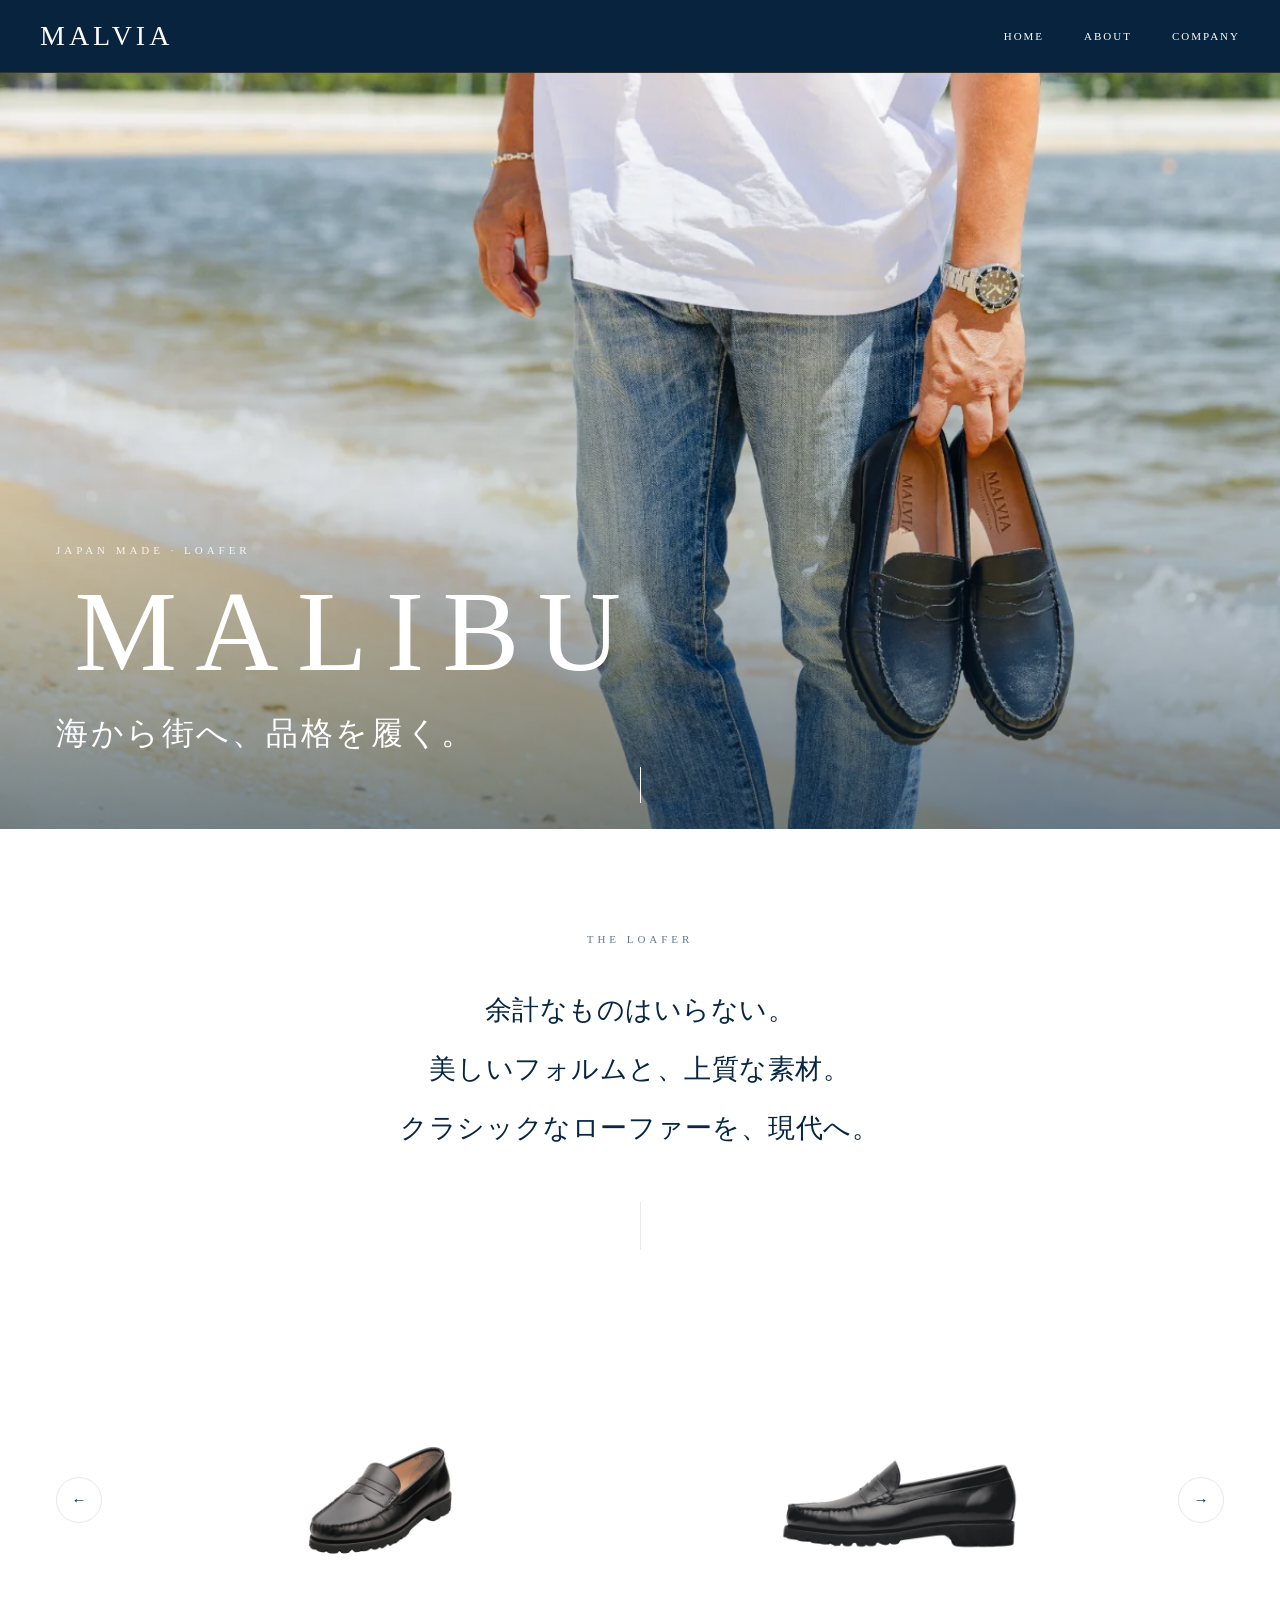
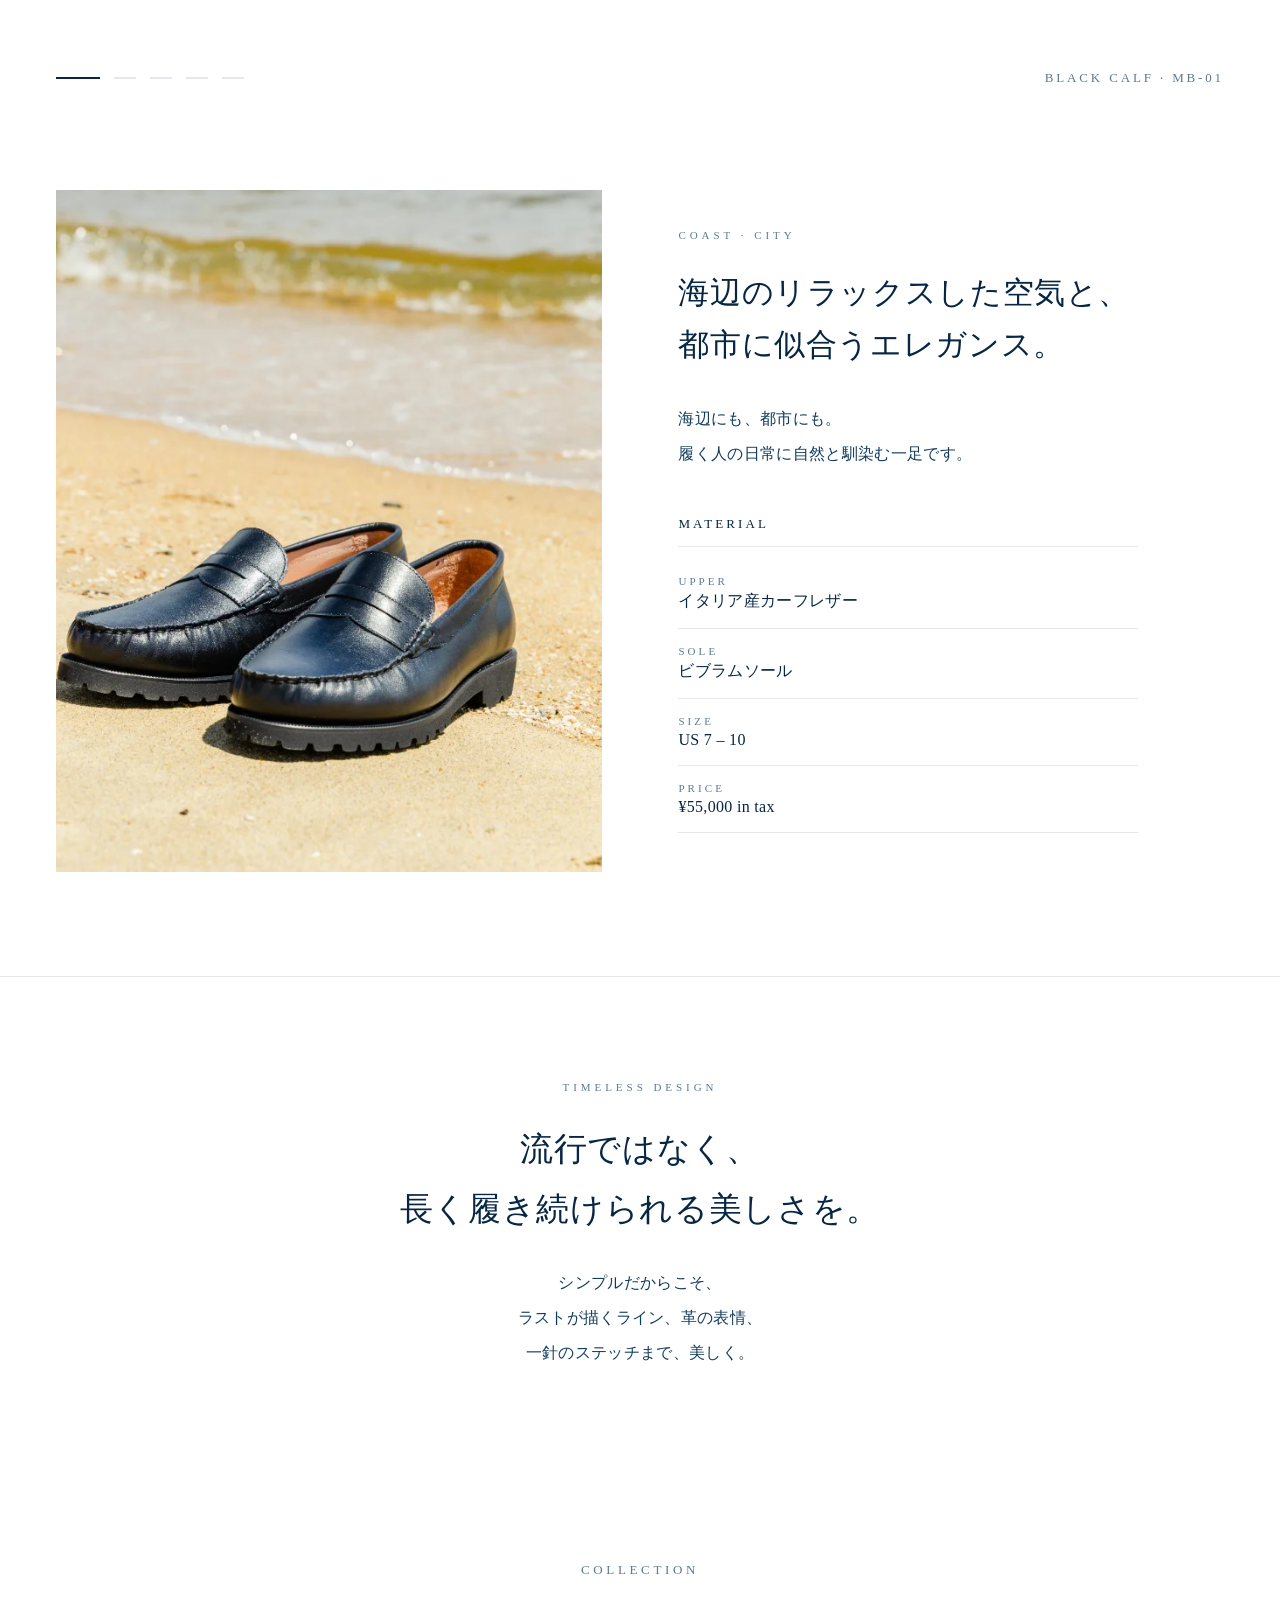
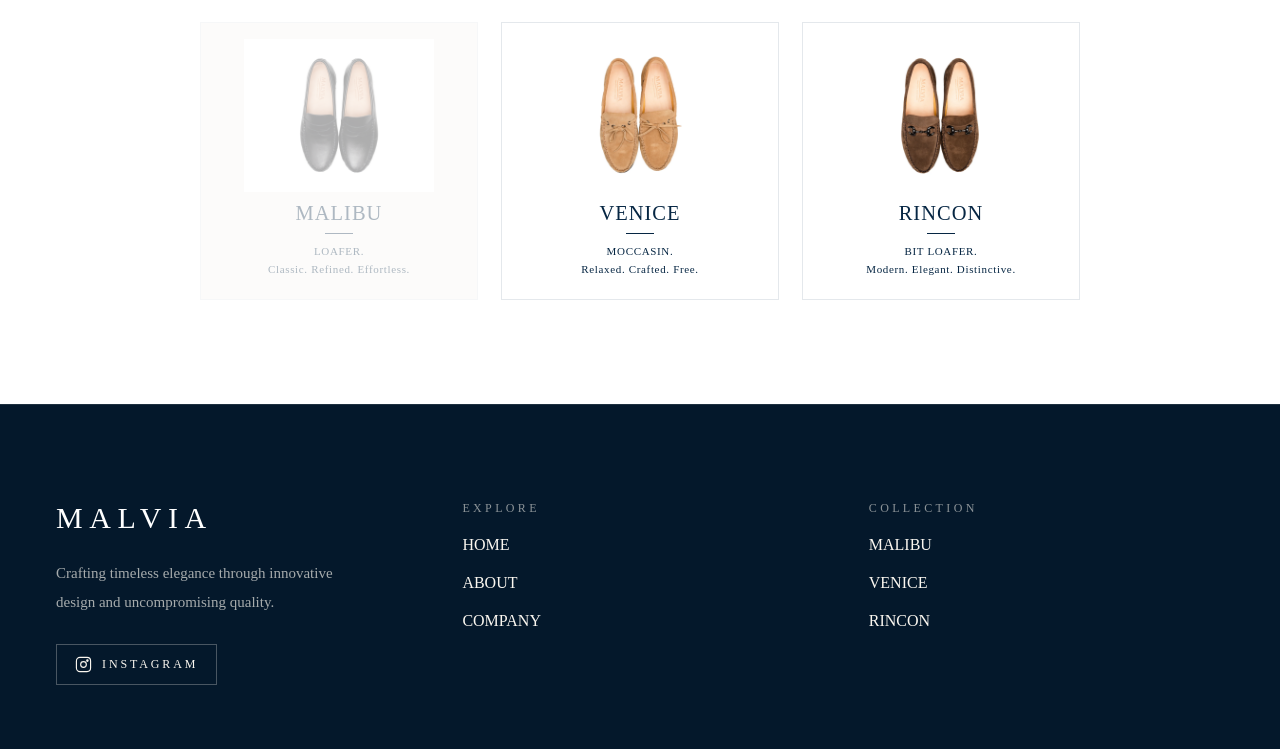
<file: products/malibu.html>
<!DOCTYPE html>
<html lang="ja">
<head>
  <meta charset="UTF-8">
  <meta name="viewport" content="width=device-width, initial-scale=1">
  <title>MALIBU — MALVIA</title>
  <meta name="description" content="MALIBU / LOAFER — 海から街へ、品格を履く。日本製ローファー。">
  <link rel="stylesheet" href="../assets/css/style.css">
  <link rel="stylesheet" href="../assets/css/product.css">
</head>
<body>

  <header id="site-header"></header>

  <main class="pr" style="--navy:#062643; --navy-soft:#123C5E; --navy-mute:#5C7A94; --hair:#E4E8EC; --ground:#FFFFFF; --accent:#062643; --dot-off:#E4E8EC; --veil:linear-gradient(to top,rgba(6,38,67,.55) 0%,rgba(6,38,67,.12) 45%,rgba(6,38,67,0) 100%);">

    <section class="pr-hero" data-hero>
      <div class="pr-hero__layer"><img src="../assets/img/products/malibu-01.webp" alt=""></div>
      <div class="pr-hero__layer"><img src="../assets/img/products/malibu-02.jpeg" alt=""></div>
      <div class="pr-hero__veil"></div>
      <div class="pr-hero__body">
        <div class="pr-hero__in">
          <p class="pr-hero__eyebrow">Japan Made · Loafer</p>
          <h1 class="pr-hero__t">MALIBU</h1>
          <p class="pr-hero__lead">海から街へ、品格を履く。</p>
        </div>
      </div>
      <div class="pr-hero__cue"></div>
    </section>

    <section class="pr-lead">
      <p class="pr-eyebrow">The Loafer</p>
      <p class="pr-lead__tx">余計なものはいらない。<br>美しいフォルムと、上質な素材。<br>クラシックなローファーを、現代へ。</p>
      <div class="pr-drop"></div>
    </section>

    <section class="pr-gal" data-gallery data-count="5" data-auto="0">
      <div class="pr-gal__in">
        <div class="pr-gal__row">
          <button class="pr-gal__nav" type="button" data-prev aria-label="前の写真">←</button>
          <div class="pr-gal__stage">
            <div class="pr-gal__track">
              <div class="pr-gal__cell"><img src="../assets/img/products/malibu-03.webp" alt="MALIBU"></div>
              <div class="pr-gal__cell"><img src="../assets/img/products/malibu-04.webp" alt="MALIBU"></div>
              <div class="pr-gal__cell"><img src="../assets/img/products/malibu-05.webp" alt="MALIBU"></div>
              <div class="pr-gal__cell"><img src="../assets/img/products/malibu-06.webp" alt="MALIBU"></div>
              <div class="pr-gal__cell"><img src="../assets/img/products/malibu-07.webp" alt="MALIBU"></div>
              <div class="pr-gal__cell"><img src="../assets/img/products/malibu-03.webp" alt=""></div>
              <div class="pr-gal__cell"><img src="../assets/img/products/malibu-04.webp" alt=""></div>
            </div>
          </div>
          <button class="pr-gal__nav" type="button" data-next aria-label="次の写真">→</button>
        </div>
        <div class="pr-gal__meta">
          <div class="pr-gal__dots">
            <button class="pr-gal__dot is-on" type="button" data-go="0" aria-label="1枚目"></button>
            <button class="pr-gal__dot" type="button" data-go="1" aria-label="2枚目"></button>
            <button class="pr-gal__dot" type="button" data-go="2" aria-label="3枚目"></button>
            <button class="pr-gal__dot" type="button" data-go="3" aria-label="4枚目"></button>
            <button class="pr-gal__dot" type="button" data-go="4" aria-label="5枚目"></button>
          </div>
          <span class="pr-gal__code">Black Calf · MB-01</span>
        </div>
      </div>
    </section>

    <section class="pr-two">
      <div class="pr-two__in">
        <div class="pr-two__media"><img src="../assets/img/products/malibu-08.webp" alt="MALIBU"></div>
        <div class="pr-two__copy">
          <p class="pr-eyebrow">Coast · City</p>
          <h2 class="pr-two__t">海辺のリラックスした空気と、<br>都市に似合うエレガンス。</h2>
          <p class="pr-two__tx">海辺にも、都市にも。<br>履く人の日常に自然と馴染む一足です。</p>
          <div class="pr-spec__h">Material</div>
          <dl class="pr-spec">
            <div><dt>Upper</dt><dd>イタリア産カーフレザー</dd></div>
            <div><dt>Sole</dt><dd>ビブラムソール</dd></div>
            <div><dt>Size</dt><dd>US 7 – 10</dd></div>
            <div><dt>Price</dt><dd>¥55,000 in tax</dd></div>
          </dl>
        </div>
      </div>
    </section>

    <section class="pr-center">
      <p class="pr-eyebrow">Timeless Design</p>
      <h2 class="pr-center__t">流行ではなく、<br>長く履き続けられる美しさを。</h2>
      <p class="pr-center__tx">シンプルだからこそ、<br>ラストが描くライン、革の表情、<br>一針のステッチまで、美しく。</p>
    </section>

    <section class="pr-others">
      <h2>Collection</h2>
      <div class="pr-cards">
        <span class="pr-card is-current" aria-current="page">
          <div class="pr-card__media"><img src="../assets/img/products/malibu-06.webp" alt="MALIBU" loading="lazy"></div>
          <div class="pr-card__body">
            <h3 class="pr-card__t">MALIBU</h3>
            <span class="pr-card__rule"></span>
            <p class="pr-card__d">LOAFER.<br>Classic. Refined. Effortless.</p>
          </div>
        </span>
        <a class="pr-card" href="venice.html">
          <div class="pr-card__media"><img src="../assets/img/products/venice-06.webp" alt="VENICE" loading="lazy"></div>
          <div class="pr-card__body">
            <h3 class="pr-card__t">VENICE</h3>
            <span class="pr-card__rule"></span>
            <p class="pr-card__d">MOCCASIN.<br>Relaxed. Crafted. Free.</p>
          </div>
        </a>
        <a class="pr-card" href="rincon.html">
          <div class="pr-card__media"><img src="../assets/img/products/rincon-06.webp" alt="RINCON" loading="lazy"></div>
          <div class="pr-card__body">
            <h3 class="pr-card__t">RINCON</h3>
            <span class="pr-card__rule"></span>
            <p class="pr-card__d">BIT LOAFER.<br>Modern. Elegant. Distinctive.</p>
          </div>
        </a>
      </div>
    </section>

  </main>

  <footer id="site-footer"></footer>

  <script src="../assets/js/layout.js"></script>
  <script src="../assets/js/product.js"></script>
</body>
</html>
</file>
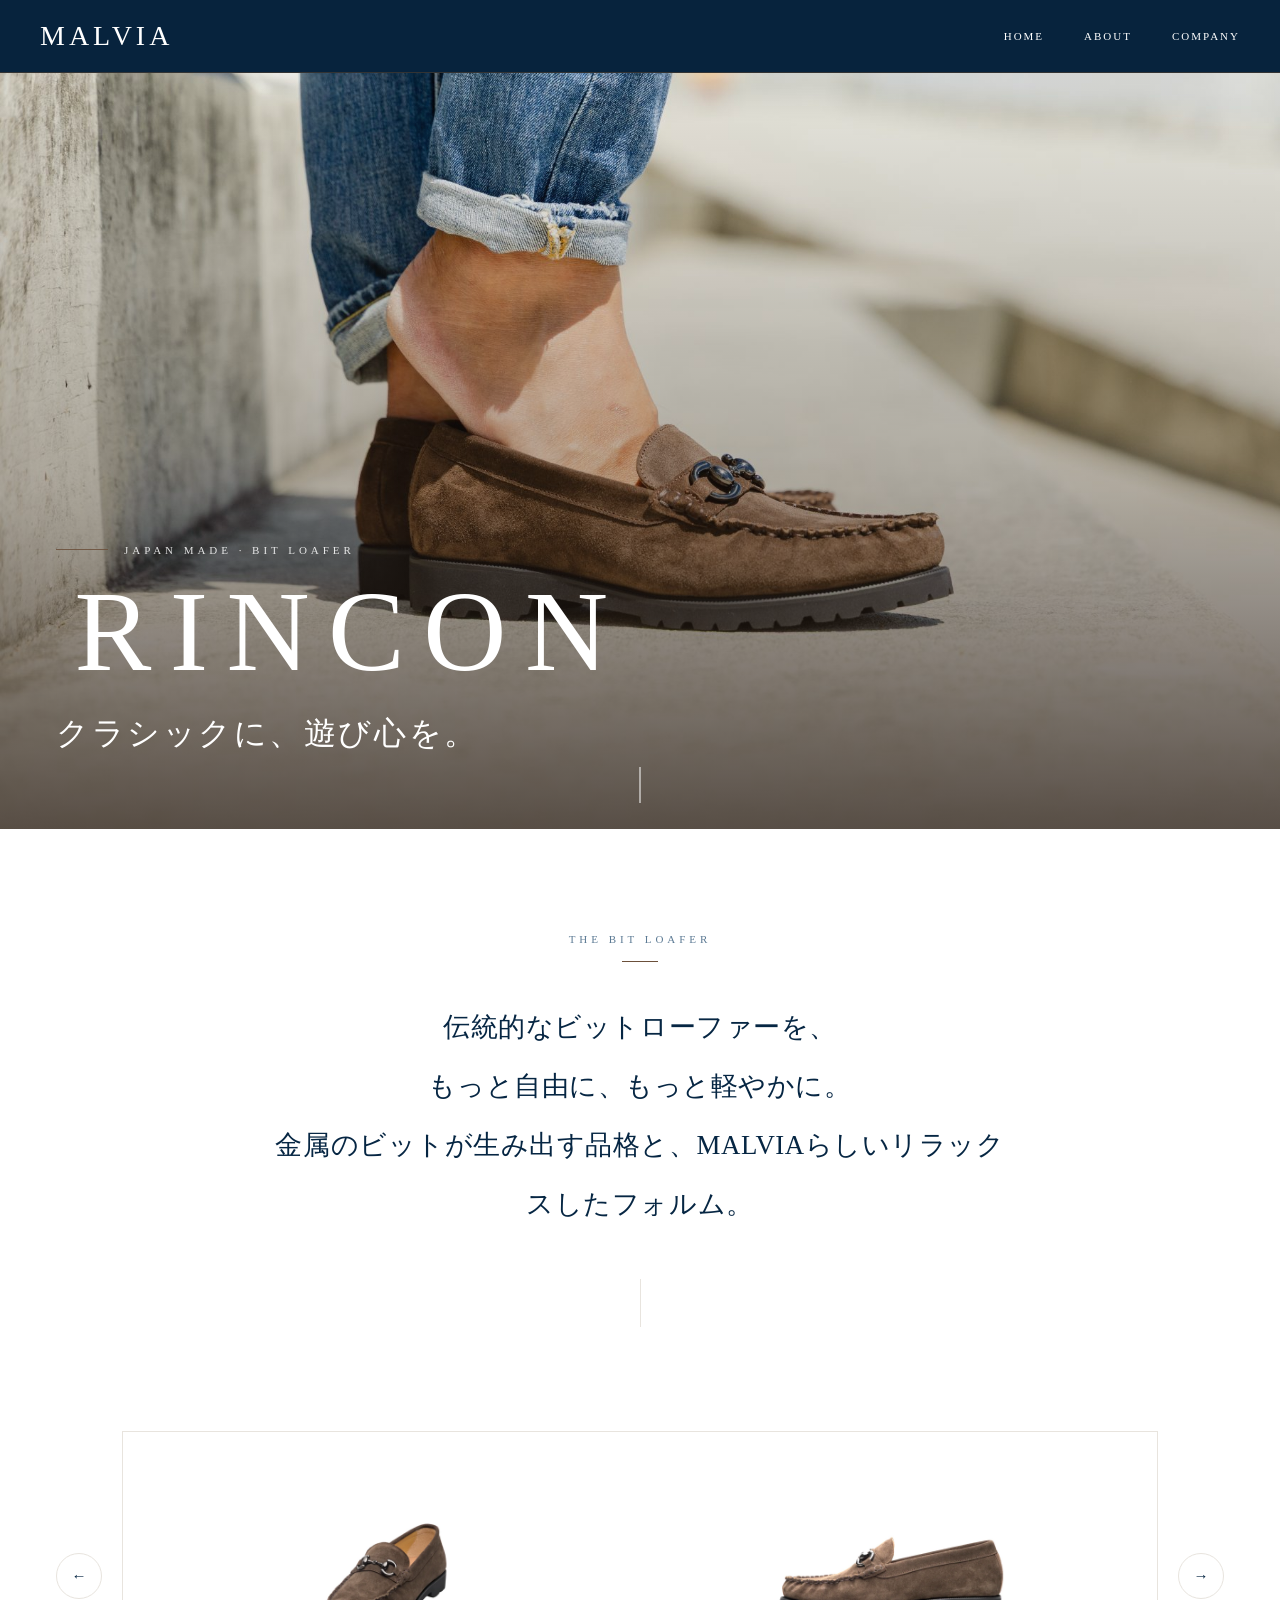
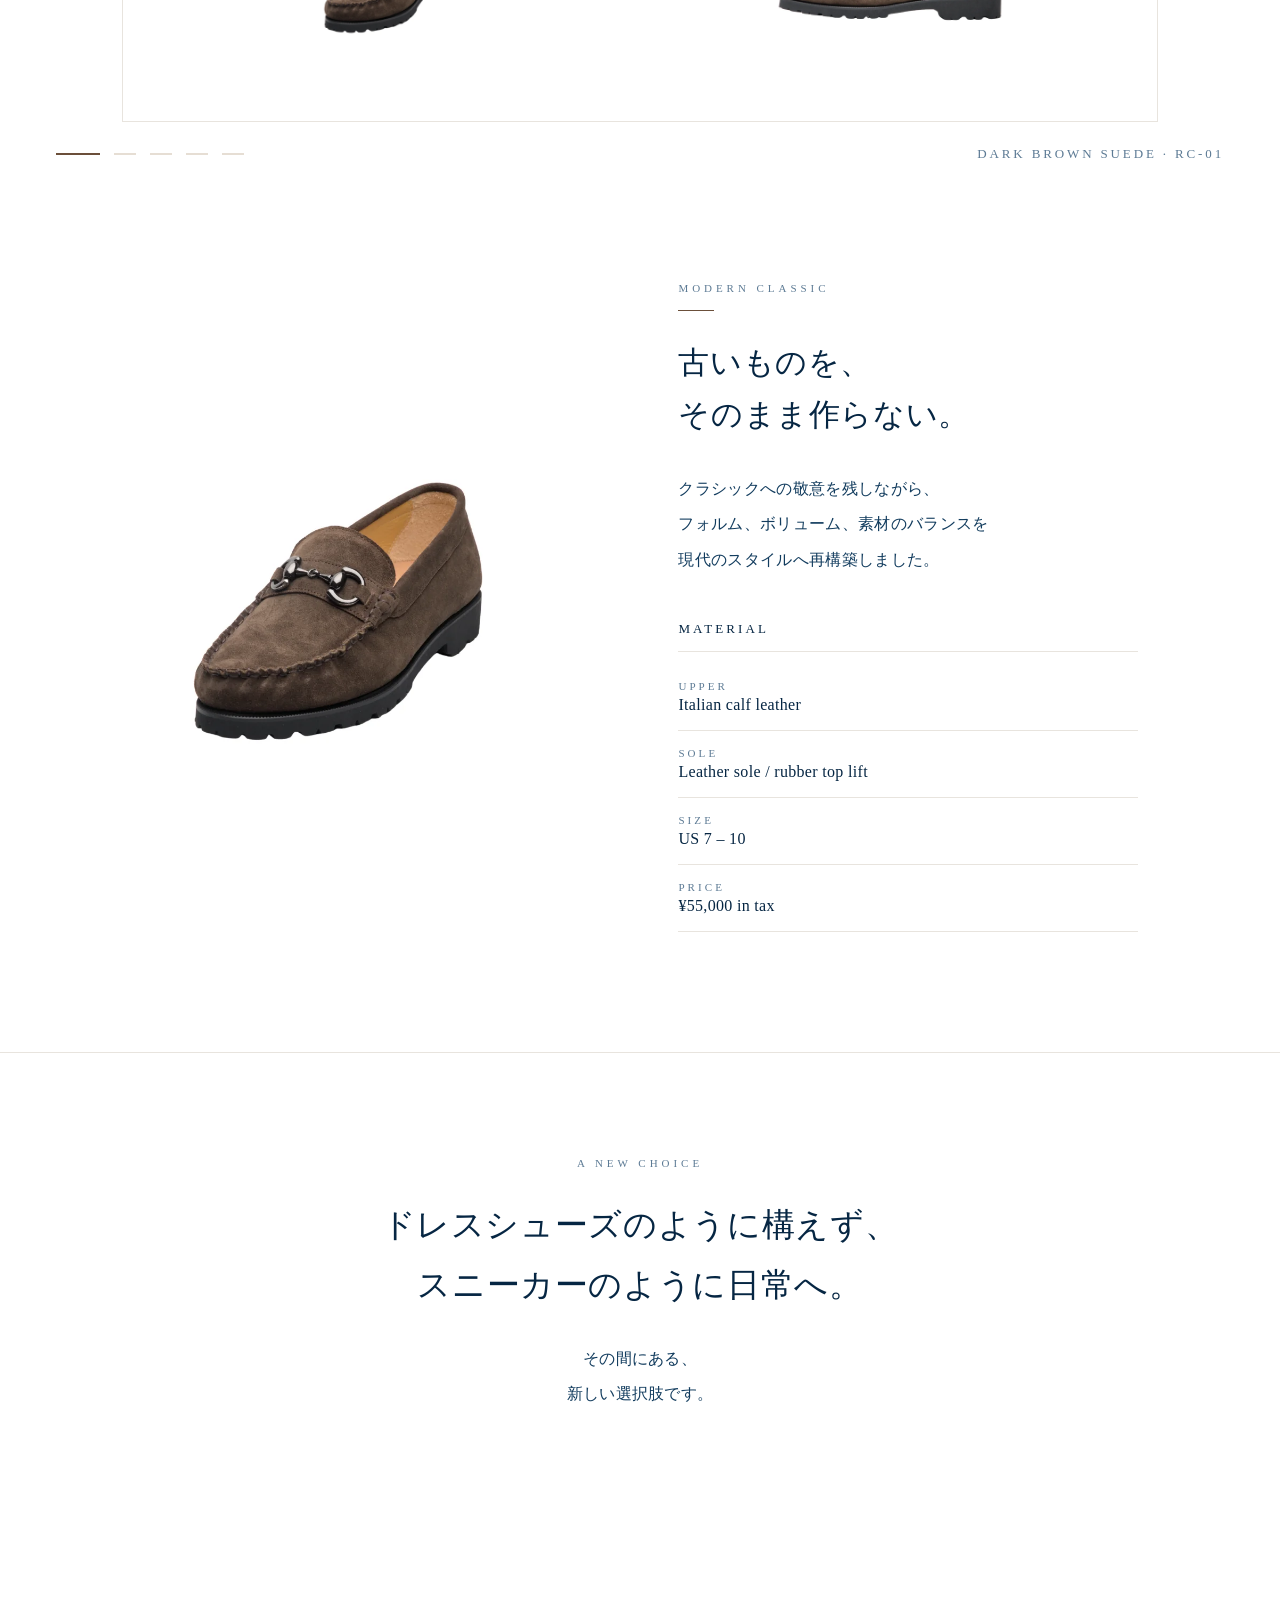
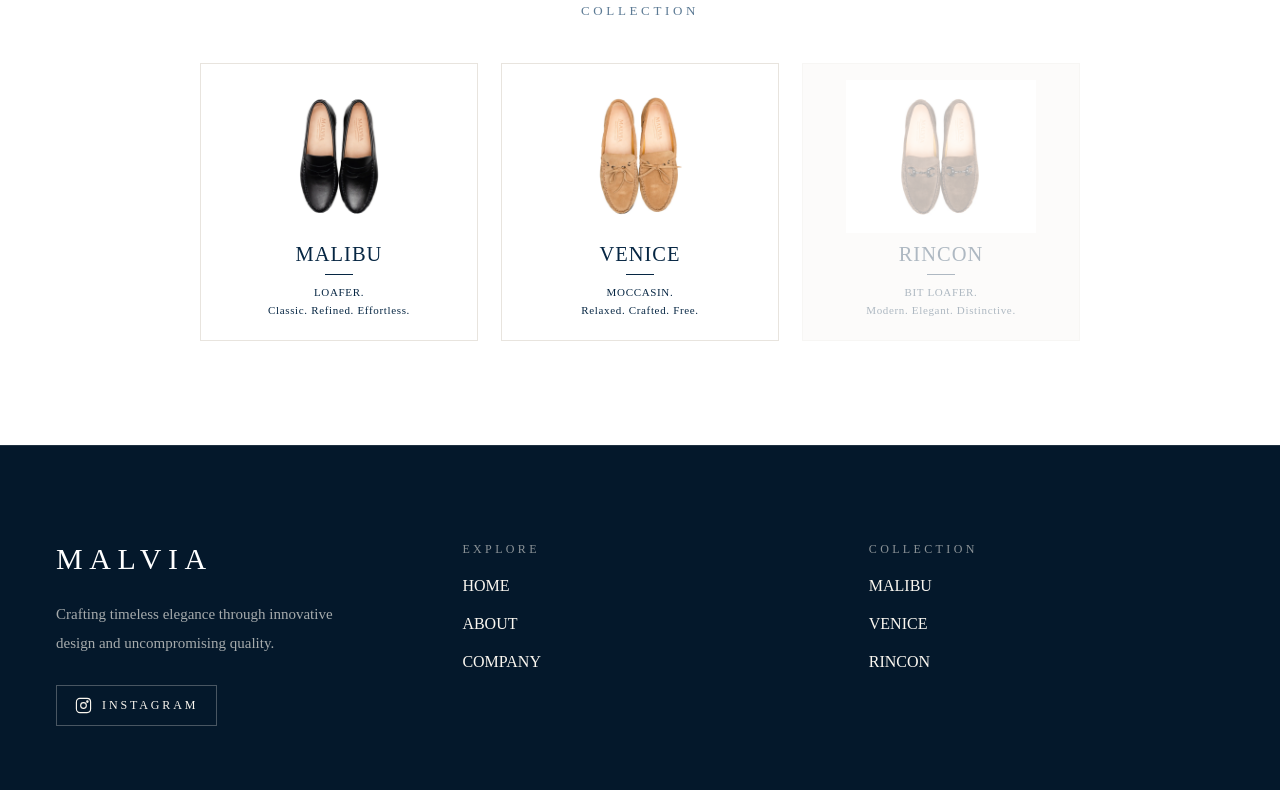
<file: products/rincon.html>
<!DOCTYPE html>
<html lang="ja">
<head>
  <meta charset="UTF-8">
  <meta name="viewport" content="width=device-width, initial-scale=1">
  <title>RINCON — MALVIA</title>
  <meta name="description" content="RINCON / BIT LOAFER — クラシックに、遊び心を。日本製ビットローファー。">
  <link rel="stylesheet" href="../assets/css/style.css">
  <link rel="stylesheet" href="../assets/css/product.css">
</head>
<body>

  <header id="site-header"></header>

  <main class="pr" style="--navy:#062643; --navy-soft:#123C5E; --navy-mute:#5C7A94; --hair:#E8E4DE; --ground:#FFFFFF; --accent:#6B4F3A; --dot-off:#E6DED4; --veil:linear-gradient(to top,rgba(43,31,22,.78) 0%,rgba(43,31,22,.34) 45%,rgba(43,31,22,.06) 100%);">

    <section class="pr-hero" data-hero>
      <div class="pr-hero__layer"><img src="../assets/img/products/rincon-01.jpeg" alt="" style="object-position:50% 60%"></div>
      <div class="pr-hero__layer"><img src="../assets/img/products/rincon-02.jpeg" alt="" style="object-position:50% 55%"></div>
      <div class="pr-hero__veil"></div>
      <div class="pr-hero__body">
        <div class="pr-hero__in">
          <p class="pr-hero__eyebrow"><span></span>Japan Made · Bit Loafer</p>
          <h1 class="pr-hero__t">RINCON</h1>
          <p class="pr-hero__lead">クラシックに、遊び心を。</p>
        </div>
      </div>
      <div class="pr-hero__cue"></div>
    </section>

    <section class="pr-lead">
      <p class="pr-eyebrow">The Bit Loafer</p>
      <span class="pr-rule"></span>
      <p class="pr-lead__tx">伝統的なビットローファーを、<br>もっと自由に、もっと軽やかに。<br>金属のビットが生み出す品格と、MALVIAらしいリラックスしたフォルム。</p>
      <div class="pr-drop"></div>
    </section>

    <section class="pr-gal" data-gallery data-count="5" data-auto="4000">
      <div class="pr-gal__in">
        <div class="pr-gal__row">
          <button class="pr-gal__nav" type="button" data-prev aria-label="前の写真">←</button>
          <div class="pr-gal__stage" style="border:1px solid var(--hair)">
            <div class="pr-gal__track">
              <div class="pr-gal__cell"><img src="../assets/img/products/rincon-03.webp" alt="RINCON"></div>
              <div class="pr-gal__cell"><img src="../assets/img/products/rincon-04.webp" alt="RINCON"></div>
              <div class="pr-gal__cell"><img src="../assets/img/products/rincon-05.webp" alt="RINCON"></div>
              <div class="pr-gal__cell"><img src="../assets/img/products/rincon-06.webp" alt="RINCON"></div>
              <div class="pr-gal__cell"><img src="../assets/img/products/rincon-07.webp" alt="RINCON"></div>
              <div class="pr-gal__cell"><img src="../assets/img/products/rincon-03.webp" alt=""></div>
              <div class="pr-gal__cell"><img src="../assets/img/products/rincon-04.webp" alt=""></div>
            </div>
          </div>
          <button class="pr-gal__nav" type="button" data-next aria-label="次の写真">→</button>
        </div>
        <div class="pr-gal__meta">
          <div class="pr-gal__dots">
            <button class="pr-gal__dot is-on" type="button" data-go="0" aria-label="1枚目"></button>
            <button class="pr-gal__dot" type="button" data-go="1" aria-label="2枚目"></button>
            <button class="pr-gal__dot" type="button" data-go="2" aria-label="3枚目"></button>
            <button class="pr-gal__dot" type="button" data-go="3" aria-label="4枚目"></button>
            <button class="pr-gal__dot" type="button" data-go="4" aria-label="5枚目"></button>
          </div>
          <span class="pr-gal__code">Dark Brown Suede · RC-01</span>
        </div>
      </div>
    </section>

    <section class="pr-two">
      <div class="pr-two__in">
        <div class="pr-two__media"><img src="../assets/img/products/rincon-03.webp" alt="RINCON"></div>
        <div class="pr-two__copy">
          <p class="pr-eyebrow">Modern Classic</p>
          <span class="pr-rule"></span>
          <h2 class="pr-two__t">古いものを、<br>そのまま作らない。</h2>
          <p class="pr-two__tx">クラシックへの敬意を残しながら、<br>フォルム、ボリューム、素材のバランスを<br>現代のスタイルへ再構築しました。</p>
          <div class="pr-spec__h">Material</div>
          <dl class="pr-spec">
            <div><dt>Upper</dt><dd>Italian calf leather</dd></div>
            <div><dt>Sole</dt><dd>Leather sole / rubber top lift</dd></div>
            <div><dt>Size</dt><dd>US 7 – 10</dd></div>
            <div><dt>Price</dt><dd>¥55,000 in tax</dd></div>
          </dl>
        </div>
      </div>
    </section>

    <section class="pr-center">
      <p class="pr-eyebrow">A New Choice</p>
      <h2 class="pr-center__t">ドレスシューズのように構えず、<br>スニーカーのように日常へ。</h2>
      <p class="pr-center__tx">その間にある、<br>新しい選択肢です。</p>
    </section>

    <section class="pr-others">
      <h2>Collection</h2>
      <div class="pr-cards">
        <a class="pr-card" href="malibu.html">
          <div class="pr-card__media"><img src="../assets/img/products/malibu-06.webp" alt="MALIBU" loading="lazy"></div>
          <div class="pr-card__body">
            <h3 class="pr-card__t">MALIBU</h3>
            <span class="pr-card__rule"></span>
            <p class="pr-card__d">LOAFER.<br>Classic. Refined. Effortless.</p>
          </div>
        </a>
        <a class="pr-card" href="venice.html">
          <div class="pr-card__media"><img src="../assets/img/products/venice-06.webp" alt="VENICE" loading="lazy"></div>
          <div class="pr-card__body">
            <h3 class="pr-card__t">VENICE</h3>
            <span class="pr-card__rule"></span>
            <p class="pr-card__d">MOCCASIN.<br>Relaxed. Crafted. Free.</p>
          </div>
        </a>
        <span class="pr-card is-current" aria-current="page">
          <div class="pr-card__media"><img src="../assets/img/products/rincon-06.webp" alt="RINCON" loading="lazy"></div>
          <div class="pr-card__body">
            <h3 class="pr-card__t">RINCON</h3>
            <span class="pr-card__rule"></span>
            <p class="pr-card__d">BIT LOAFER.<br>Modern. Elegant. Distinctive.</p>
          </div>
        </span>
      </div>
    </section>

  </main>

  <footer id="site-footer"></footer>

  <script src="../assets/js/layout.js"></script>
  <script src="../assets/js/product.js"></script>
</body>
</html>
</file>
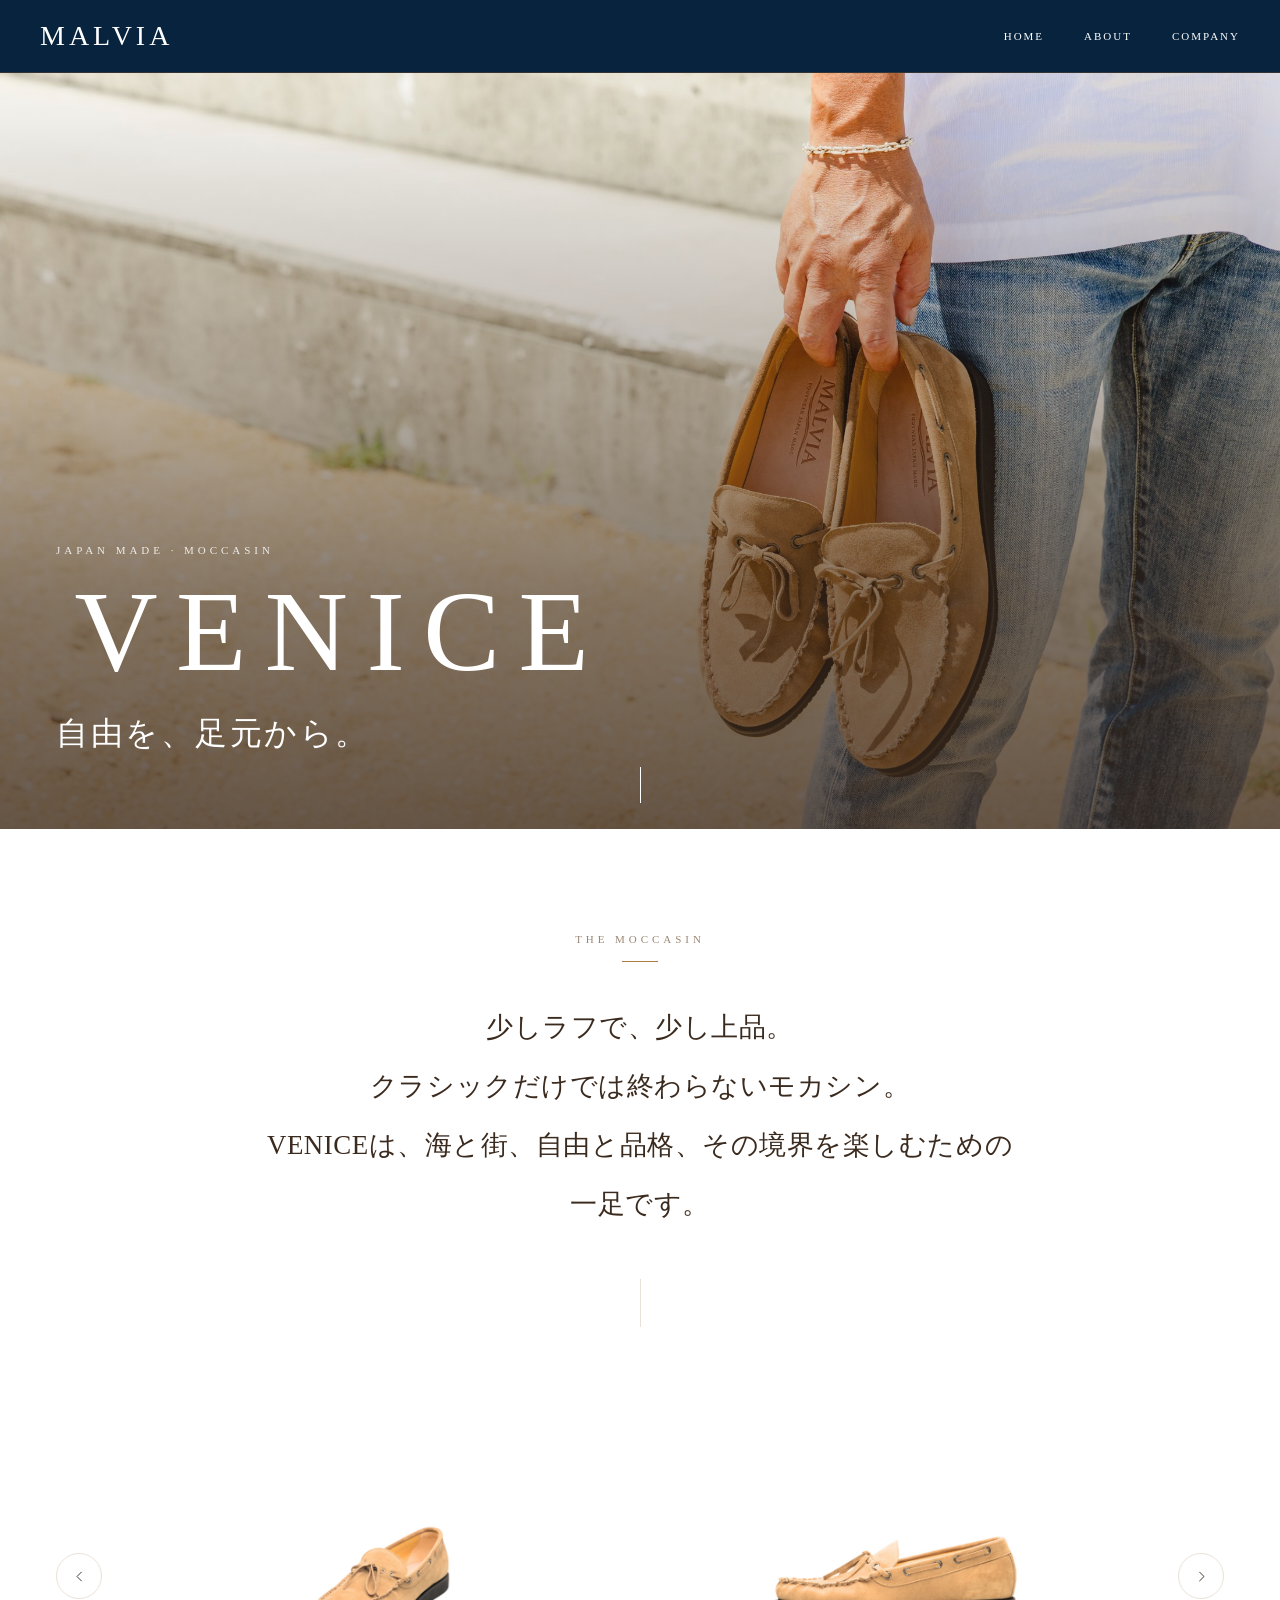
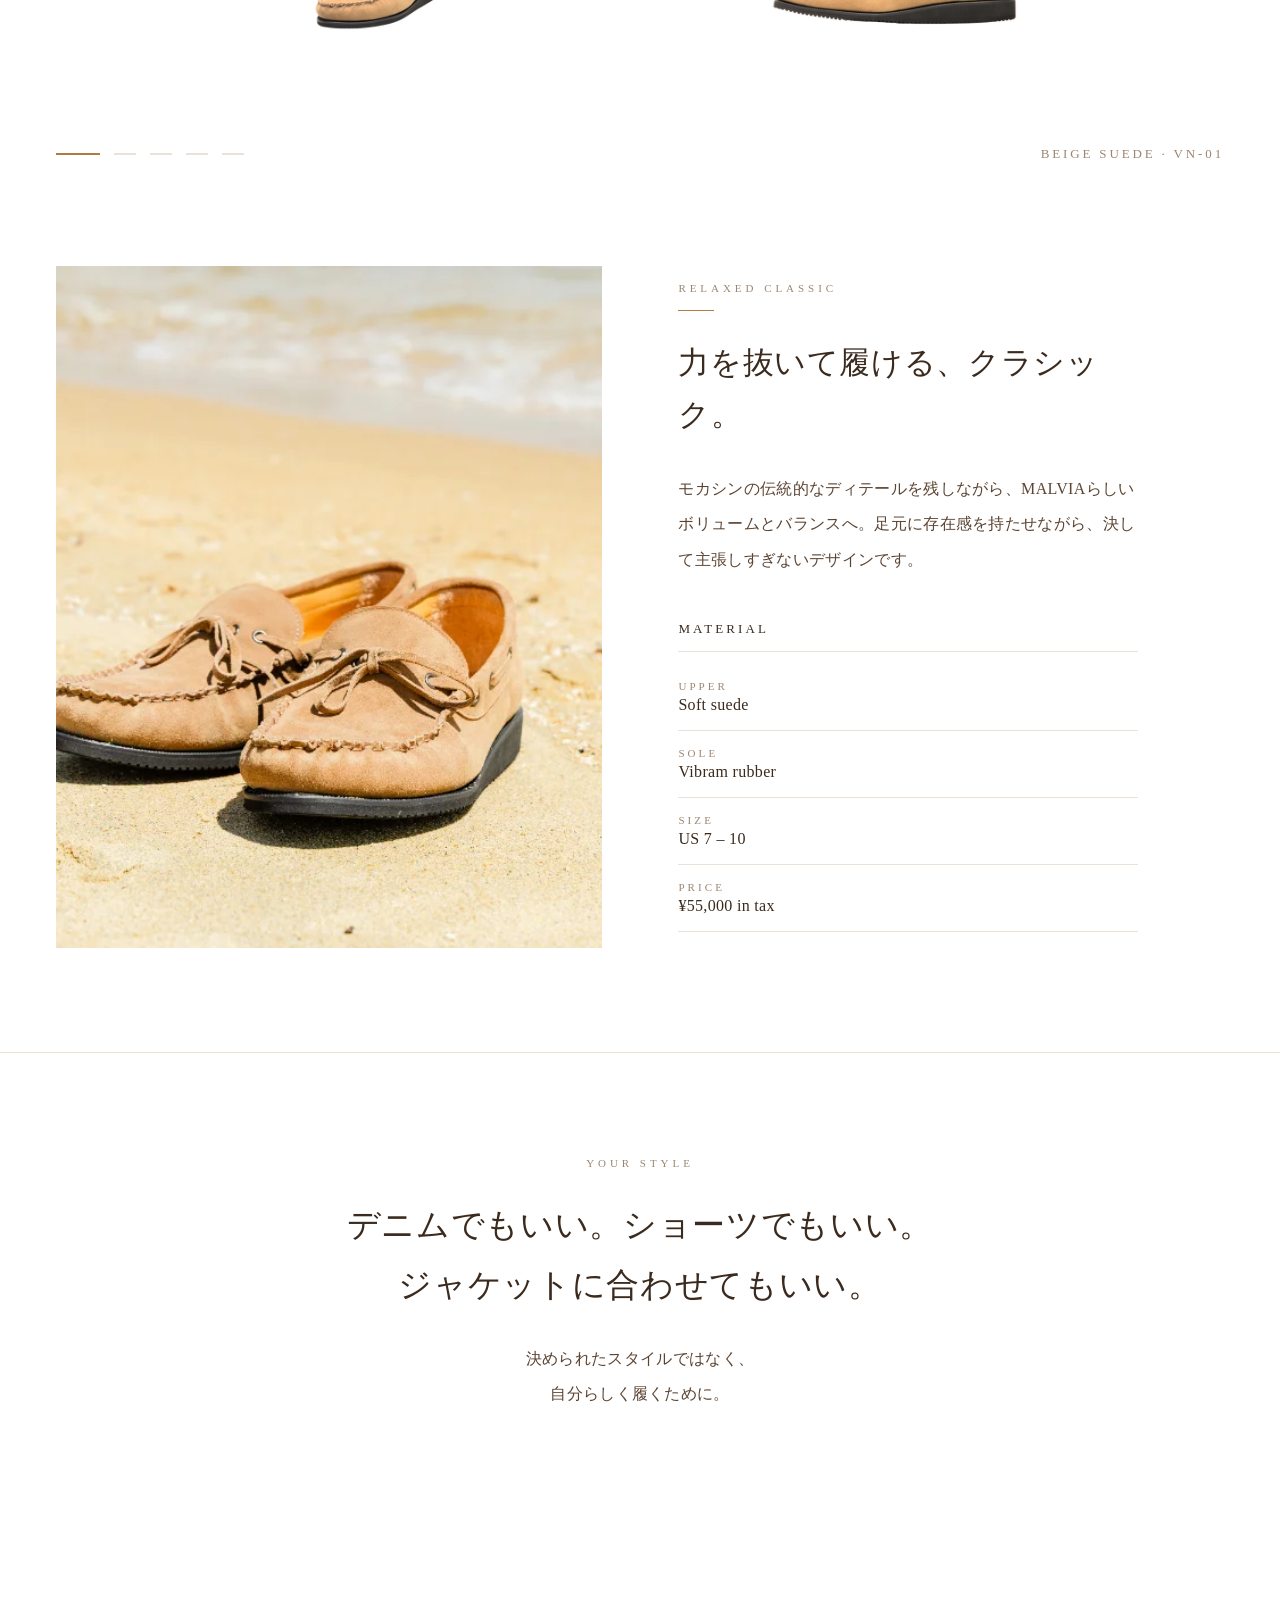
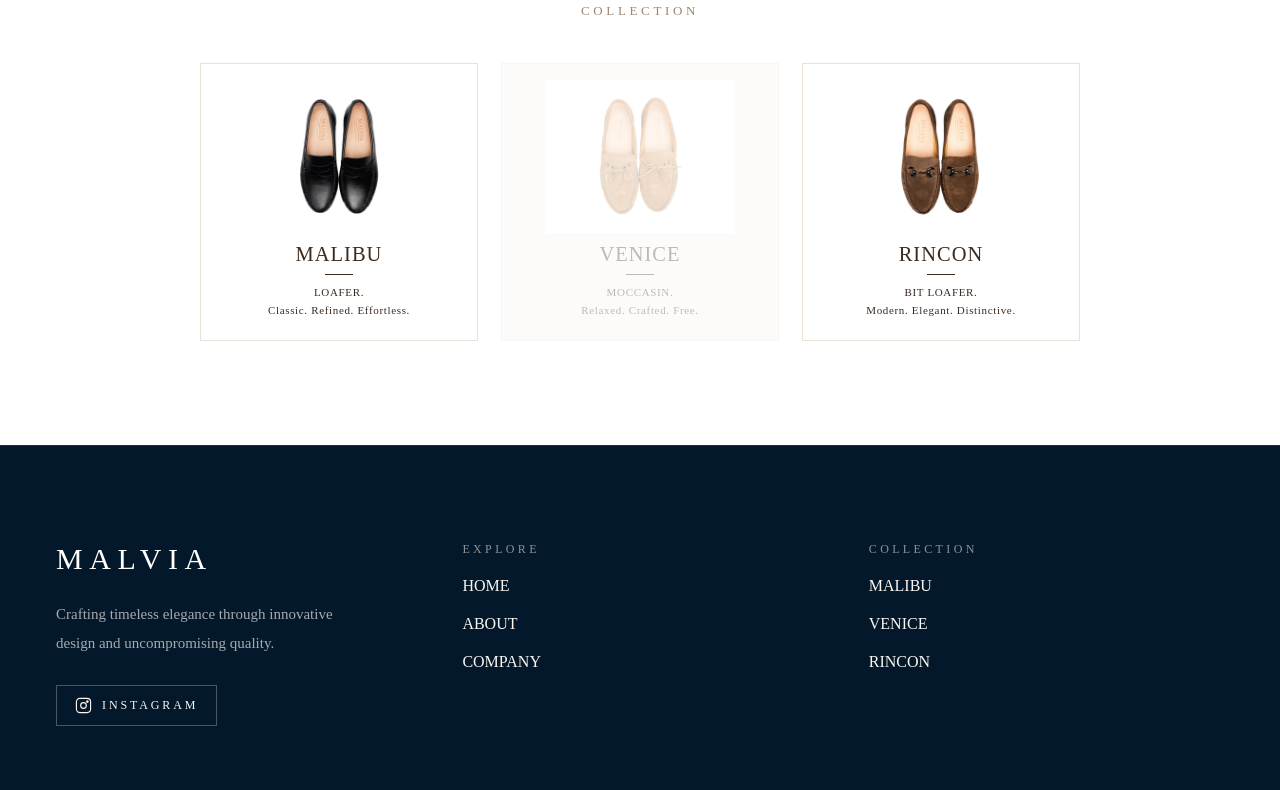
<file: products/venice.html>
<!DOCTYPE html>
<html lang="ja">
<head>
  <meta charset="UTF-8">
  <meta name="viewport" content="width=device-width, initial-scale=1">
  <title>VENICE — MALVIA</title>
  <meta name="description" content="VENICE / MOCCASIN — 自由を、足元から。日本製モカシン。">
  <link rel="stylesheet" href="../assets/css/style.css">
  <link rel="stylesheet" href="../assets/css/product.css">
</head>
<body>

  <header id="site-header"></header>

  <main class="pr" style="--navy:#3B2A1E; --navy-soft:#5C4432; --navy-mute:#9B8672; --hair:#EAE2D8; --ground:#FFFFFF; --accent:#B07C42; --dot-off:#EAE2D8; --veil:linear-gradient(to top,rgba(59,42,30,.78) 0%,rgba(59,42,30,.62) 30%,rgba(59,42,30,.34) 58%,rgba(59,42,30,0) 100%);">

    <section class="pr-hero" data-hero>
      <div class="pr-hero__layer"><img src="../assets/img/products/venice-01.jpeg" alt=""></div>
      <div class="pr-hero__layer"><img src="../assets/img/products/venice-02.jpeg" alt=""></div>
      <div class="pr-hero__veil"></div>
      <div class="pr-hero__body">
        <div class="pr-hero__in">
          <p class="pr-hero__eyebrow">Japan Made · Moccasin</p>
          <h1 class="pr-hero__t">VENICE</h1>
          <p class="pr-hero__lead">自由を、足元から。</p>
        </div>
      </div>
      <div class="pr-hero__cue"></div>
    </section>

    <section class="pr-lead">
      <p class="pr-eyebrow">The Moccasin</p>
      <span class="pr-rule"></span>
      <p class="pr-lead__tx">少しラフで、少し上品。<br>クラシックだけでは終わらないモカシン。<br>VENICEは、海と街、自由と品格、その境界を楽しむための一足です。</p>
      <div class="pr-drop"></div>
    </section>

    <section class="pr-gal pr-gal--multiply" data-gallery data-count="5" data-auto="6500">
      <div class="pr-gal__in">
        <div class="pr-gal__row">
          <button class="pr-gal__nav" type="button" data-prev aria-label="前の写真">
            <svg width="15" height="15" viewBox="0 0 24 24" fill="none" stroke="currentColor" stroke-width="1.5" stroke-linecap="round" stroke-linejoin="round"><path d="M15 5l-7 7 7 7"></path></svg>
          </button>
          <div class="pr-gal__stage">
            <div class="pr-gal__track">
              <div class="pr-gal__cell"><img src="../assets/img/products/venice-03.webp" alt="VENICE"></div>
              <div class="pr-gal__cell"><img src="../assets/img/products/venice-04.webp" alt="VENICE"></div>
              <div class="pr-gal__cell"><img src="../assets/img/products/venice-05.webp" alt="VENICE"></div>
              <div class="pr-gal__cell"><img src="../assets/img/products/venice-06.webp" alt="VENICE"></div>
              <div class="pr-gal__cell"><img src="../assets/img/products/venice-07.webp" alt="VENICE"></div>
              <div class="pr-gal__cell"><img src="../assets/img/products/venice-03.webp" alt=""></div>
              <div class="pr-gal__cell"><img src="../assets/img/products/venice-04.webp" alt=""></div>
            </div>
          </div>
          <button class="pr-gal__nav" type="button" data-next aria-label="次の写真">
            <svg width="15" height="15" viewBox="0 0 24 24" fill="none" stroke="currentColor" stroke-width="1.5" stroke-linecap="round" stroke-linejoin="round"><path d="M9 5l7 7-7 7"></path></svg>
          </button>
        </div>
        <div class="pr-gal__meta">
          <div class="pr-gal__dots">
            <button class="pr-gal__dot is-on" type="button" data-go="0" aria-label="1枚目"></button>
            <button class="pr-gal__dot" type="button" data-go="1" aria-label="2枚目"></button>
            <button class="pr-gal__dot" type="button" data-go="2" aria-label="3枚目"></button>
            <button class="pr-gal__dot" type="button" data-go="3" aria-label="4枚目"></button>
            <button class="pr-gal__dot" type="button" data-go="4" aria-label="5枚目"></button>
          </div>
          <span class="pr-gal__code">Beige Suede · VN-01</span>
        </div>
      </div>
    </section>

    <section class="pr-two">
      <div class="pr-two__in">
        <div class="pr-two__media"><img src="../assets/img/products/venice-08.webp" alt="VENICE"></div>
        <div class="pr-two__copy">
          <p class="pr-eyebrow">Relaxed Classic</p>
          <span class="pr-rule"></span>
          <h2 class="pr-two__t">力を抜いて履ける、クラシック。</h2>
          <p class="pr-two__tx">モカシンの伝統的なディテールを残しながら、MALVIAらしいボリュームとバランスへ。足元に存在感を持たせながら、決して主張しすぎないデザインです。</p>
          <div class="pr-spec__h">Material</div>
          <dl class="pr-spec">
            <div><dt>Upper</dt><dd>Soft suede</dd></div>
            <div><dt>Sole</dt><dd>Vibram rubber</dd></div>
            <div><dt>Size</dt><dd>US 7 – 10</dd></div>
            <div><dt>Price</dt><dd>¥55,000 in tax</dd></div>
          </dl>
        </div>
      </div>
    </section>

    <section class="pr-center">
      <p class="pr-eyebrow">Your Style</p>
      <h2 class="pr-center__t">デニムでもいい。ショーツでもいい。<br>ジャケットに合わせてもいい。</h2>
      <p class="pr-center__tx">決められたスタイルではなく、<br>自分らしく履くために。</p>
    </section>

    <section class="pr-others">
      <h2>Collection</h2>
      <div class="pr-cards">
        <a class="pr-card" href="malibu.html">
          <div class="pr-card__media"><img src="../assets/img/products/malibu-06.webp" alt="MALIBU" loading="lazy"></div>
          <div class="pr-card__body">
            <h3 class="pr-card__t">MALIBU</h3>
            <span class="pr-card__rule"></span>
            <p class="pr-card__d">LOAFER.<br>Classic. Refined. Effortless.</p>
          </div>
        </a>
        <span class="pr-card is-current" aria-current="page">
          <div class="pr-card__media"><img src="../assets/img/products/venice-06.webp" alt="VENICE" loading="lazy"></div>
          <div class="pr-card__body">
            <h3 class="pr-card__t">VENICE</h3>
            <span class="pr-card__rule"></span>
            <p class="pr-card__d">MOCCASIN.<br>Relaxed. Crafted. Free.</p>
          </div>
        </span>
        <a class="pr-card" href="rincon.html">
          <div class="pr-card__media"><img src="../assets/img/products/rincon-06.webp" alt="RINCON" loading="lazy"></div>
          <div class="pr-card__body">
            <h3 class="pr-card__t">RINCON</h3>
            <span class="pr-card__rule"></span>
            <p class="pr-card__d">BIT LOAFER.<br>Modern. Elegant. Distinctive.</p>
          </div>
        </a>
      </div>
    </section>

  </main>

  <footer id="site-footer"></footer>

  <script src="../assets/js/layout.js"></script>
  <script src="../assets/js/product.js"></script>
</body>
</html>
</file>
<file: assets/css/style.css>
/* ============================================================
   MALVIA — 共通スタイル（全ページで読み込む）
   ============================================================ */
:root{
  --navy:#062643;
  --navy-header:#07233d;
  --navy-dark:#04182b;
  --cream:#FBF7F0;
  --cream-2:#F5F2EC;
  --gold:#C9A96A;
  --gold-bright:#d4af37;
  --serif:'Times New Roman',Times,'Noto Serif JP','Hiragino Mincho ProN','Yu Mincho',serif;
  --wrap:1400px;
}
*,*::before,*::after{box-sizing:border-box}
html{scroll-behavior:smooth}
body{
  margin:0;
  background:var(--navy);
  color:var(--cream);
  font-family:var(--serif);
  -webkit-font-smoothing:antialiased;
}
img{display:block;max-width:100%;height:auto}
a{color:inherit}
a:hover{color:#A8CBD3}
button{font-family:inherit}

/* ---------- 共通ヘッダー ---------- */
.hd{position:sticky;top:0;z-index:50;background:var(--navy-header);border-bottom:1px solid #333;padding:20px 0}
.hd__in{max-width:var(--wrap);margin:0 auto;padding:0 40px;display:flex;justify-content:space-between;align-items:center;gap:24px;flex-wrap:wrap}
.hd__logo{color:#fff;font-size:28px;letter-spacing:4px;text-transform:uppercase;text-decoration:none;transition:opacity .3s ease}
.hd__logo:hover{opacity:.7;color:#fff}
.hd__nav{display:flex;align-items:center;gap:40px}
.hd__link{color:#fff;font-size:11px;letter-spacing:2px;text-transform:uppercase;text-decoration:none;transition:opacity .3s ease,color .3s ease}
.hd__link:hover{opacity:.6;color:#fff}
.hd__link.is-active{color:var(--gold)}
@media (max-width:749px){
  .hd__in{padding:0 20px}
  .hd__logo{font-size:22px}
  .hd__nav{gap:20px}
}

/* ---------- 共通フッター ---------- */
.ft{padding:clamp(64px,9vw,96px) clamp(20px,5vw,56px) 64px;background:var(--navy-dark);color:var(--cream);border-top:1px solid rgba(251,247,240,.10);display:grid;grid-template-columns:repeat(auto-fit,minmax(min(100%,240px),1fr));gap:clamp(36px,4vw,56px)}
.ft__brand{font-size:30px;letter-spacing:.22em;color:#fff}
.ft__about{margin:24px 0 0;max-width:300px;font-size:15px;line-height:1.9;color:rgba(251,247,240,.66)}
.ft__ig{display:inline-flex;align-items:center;gap:10px;margin-top:28px;padding:11px 18px;border:1px solid rgba(251,247,240,.28);font-size:12px;letter-spacing:.24em;color:var(--cream);text-decoration:none;transition:color .26s ease,border-color .26s ease}
.ft__ig:hover{color:#A8CBD3;border-color:rgba(168,203,212,.6)}
.ft__col{display:flex;flex-direction:column;gap:20px}
.ft__label{font-size:12px;letter-spacing:.28em;color:rgba(251,247,240,.55)}
.ft__col a{font-size:16px;color:var(--cream);text-decoration:none;transition:color .26s ease}
.ft__col a:hover{color:#A8CBD3}
@media (max-width:749px){.ft{grid-template-columns:1fr;gap:40px;padding:64px 24px 56px}}

/* ---------- スクロール表示アニメーション ---------- */
.reveal{opacity:0;transform:translateY(18px);transition:opacity 1s ease,transform 1s ease}
.reveal.is-in{opacity:1;transform:none}
@media (prefers-reduced-motion:reduce){.reveal{opacity:1;transform:none;transition:none}}

/* ============================================================
   HOME
   ============================================================ */
.hero{position:relative;width:100%;height:calc(100vh - 80px);min-height:600px;overflow:hidden;display:flex;align-items:center;justify-content:center}
.hero__bg{position:absolute;inset:0;z-index:1}
.hero__bg img{width:100%;height:100%!important;object-fit:cover}
.hero__veil{position:absolute;inset:0;z-index:2;background:linear-gradient(180deg,rgba(0,0,0,.6) 0%,rgba(0,0,0,.4) 50%,rgba(0,0,0,.6) 100%)}
.hero__in{position:relative;z-index:3;text-align:center;max-width:1200px;padding:0 20px}
.hero__logo{max-width:700px;width:100%;height:auto;margin:0 auto 30px}
.hero__rule{width:80px;height:1px;margin:0 auto 25px;background:#e0e0e0}
.hero__msg{margin:0 0 20px;font-size:clamp(24px,4vw,40px);letter-spacing:.1em;line-height:1.5;color:#fff}
.hero__sub{margin:0;font-size:12px;letter-spacing:.3em;text-transform:uppercase;color:var(--gold-bright)}
.hero__scroll{position:absolute;bottom:40px;left:50%;transform:translateX(-50%);z-index:3;text-align:center}
.hero__scroll p{margin:0 0 10px;font-size:10px;letter-spacing:.2em;text-transform:uppercase;color:#fff;opacity:.8}
.hero__arrow{width:24px;height:24px;margin:0 auto;opacity:.8;animation:bob 1.6s ease-in-out infinite}
.hero__arrow svg{width:100%;height:100%;stroke:#fff;fill:none;stroke-width:2}
@keyframes bob{0%,100%{transform:translateY(0)}50%{transform:translateY(8px)}}

.concept{background:var(--navy);padding:132px 56px 140px;display:flex;flex-direction:column;align-items:center;text-align:center}
.concept__h{margin:0;font-style:italic;font-size:clamp(30px,5vw,52px);letter-spacing:.02em;color:#fff}
.concept__sub{margin:30px 0 0;font-size:clamp(22px,3.4vw,38px);letter-spacing:.08em;color:#fff}
.concept__body{margin:44px 0 0;max-width:760px;font-size:16px;line-height:2.1;letter-spacing:.08em;color:rgba(251,247,240,.72);text-wrap:pretty}
@media (max-width:749px){.concept{padding:72px 24px 80px}}

.col{background:#fff;color:var(--navy);padding:clamp(72px,10vw,120px) clamp(20px,5vw,56px) clamp(88px,12vw,150px);border-top:1px solid #06264324}
.col__h{margin:0 0 20px;text-align:center;font-weight:400;font-size:clamp(32px,5vw,52px);letter-spacing:.04em}
.col__hint{margin:0 0 56px;text-align:center;font-size:12px;letter-spacing:.26em;opacity:.45}
.col__grid{display:grid;grid-template-columns:repeat(auto-fit,minmax(min(100%,300px),1fr));gap:clamp(24px,2.4vw,36px);max-width:1240px;margin:0 auto}
.card{position:relative;min-width:0;aspect-ratio:1/1;display:flex;flex-direction:column;background:#fff;border:1px solid #06264324;text-align:center;text-decoration:none;color:var(--navy);transition:border-color .26s ease,box-shadow .26s ease,transform .26s ease}
.card:hover{border-color:rgba(6,38,67,.42);box-shadow:0 10px 34px rgba(6,38,67,.09);color:var(--navy)}
.card__media{position:relative;flex:1;min-height:0;margin:22px 22px 0;overflow:hidden}
.card__media img{width:100%;height:100%!important;object-fit:contain;transition:transform .5s ease}
.card:hover .card__media img{transform:scale(1.03)}
.card__body{padding:14px 26px 30px;display:flex;flex-direction:column;align-items:center;gap:12px}
.card__t{margin:0;font-weight:400;font-size:clamp(24px,2.4vw,32px);letter-spacing:.05em}
.card__rule{display:block;width:38px;height:1px;background:var(--navy)}
.card__d{margin:0;font-size:13px;line-height:1.8;letter-spacing:.06em}
.card__more{margin:0;font-size:11px;letter-spacing:.24em;opacity:.5}

/* ============================================================
   ABOUT
   ============================================================ */
.ah{position:relative;background:var(--navy-header);min-height:70vh;display:flex;align-items:center;justify-content:center;overflow:hidden;text-align:center}
.ah__bg{position:absolute;inset:0}
.ah__bg img{width:100%;height:100%!important;object-fit:cover;filter:brightness(.85)}
.ah__veil{position:absolute;inset:0;opacity:.7;background:linear-gradient(180deg,rgba(7,35,61,.75) 0%,rgba(7,35,61,.5) 45%,rgba(7,35,61,.9) 100%)}
.ah__in{position:relative;max-width:820px;padding:140px 24px;z-index:1}
.ah__eyebrow{margin:0 0 28px;font-size:13px;letter-spacing:.42em;text-transform:uppercase;color:var(--gold);text-shadow:0 1px 14px rgba(7,35,61,.95)}
.ah__t{margin:0;font-weight:400;font-size:clamp(34px,5.2vw,64px);letter-spacing:.18em;line-height:1.5;color:var(--cream-2);text-shadow:0 2px 28px rgba(7,35,61,.6)}
.ah__lead{margin:36px auto 0;max-width:560px;font-size:16px;letter-spacing:.14em;line-height:2.3;color:rgba(245,242,236,.95);text-shadow:0 1px 14px rgba(7,35,61,.95)}
.ah__tate{position:absolute;top:50%;right:clamp(16px,4vw,56px);transform:translateY(-50%);writing-mode:vertical-rl;font-size:13px;letter-spacing:.5em;color:rgba(245,242,236,.45);margin:0;z-index:1}
.ah__rule{position:absolute;bottom:0;left:50%;width:1px;height:72px;background:linear-gradient(180deg,rgba(201,169,106,0) 0%,var(--gold) 100%);z-index:1}
@media (max-width:749px){.ah__in{padding:110px 20px}.ah__tate{display:none}}

.feat{background:var(--navy-header);padding:clamp(80px,10vw,140px) 24px}
.feat__in{max-width:1100px;margin:0 auto}
.feat__head{text-align:center;margin-bottom:clamp(56px,7vw,90px)}
.feat__eyebrow{margin:0 0 20px;font-size:11px;letter-spacing:.42em;text-transform:uppercase;color:var(--gold)}
.feat__t{margin:0;font-weight:400;font-size:clamp(26px,3vw,38px);letter-spacing:.16em;line-height:1.7;color:var(--cream-2)}
.feat__grid{display:grid;grid-template-columns:repeat(auto-fit,minmax(min(100%,380px),1fr));column-gap:clamp(48px,6vw,88px)}
.feat__item{display:flex;gap:clamp(20px,2.5vw,32px);padding:clamp(28px,3vw,40px) 0;border-top:1px solid rgba(245,242,236,.14)}
.feat__num{margin:-2px 0 0;min-width:2.2em;font-size:clamp(20px,2vw,26px);letter-spacing:.12em;line-height:1;color:var(--gold)}
.feat__it{margin:0 0 12px;font-weight:400;font-size:16px;letter-spacing:.16em;line-height:1.7;color:var(--cream-2)}
.feat__tx{margin:0;font-size:13px;letter-spacing:.08em;line-height:2.2;color:rgba(245,242,236,.72);white-space:pre-line}

/* ============================================================
   COMPANY
   ============================================================ */
.cp{background:var(--navy);color:var(--cream)}
.cp__head{padding:120px 56px 0}
.cp__t{margin:0;text-align:center;font-weight:400;font-size:clamp(34px,5vw,52px);letter-spacing:.04em;color:#fff}
.cp__sub{margin:22px 0 0;text-align:center;font-size:14px;letter-spacing:.28em;opacity:.6}
.cp__body{padding:64px 56px 150px;display:flex;justify-content:center}
.cp__dl{margin:0;width:100%;max-width:880px;display:grid;grid-template-columns:220px minmax(0,1fr);border-top:1px solid #fbf7f024}
.cp__dl dt{padding:30px 0;font-size:14px;letter-spacing:.22em;opacity:.6;border-bottom:1px solid #fbf7f024}
.cp__dl dd{margin:0;padding:30px 0;font-size:19px;line-height:1.9;letter-spacing:.06em;color:#fff;border-bottom:1px solid #fbf7f024}
@media (max-width:749px){
  .cp__head{padding:72px 24px 0}
  .cp__body{padding:32px 24px 88px}
  .cp__dl{grid-template-columns:1fr}
  .cp__dl dt{padding:24px 0 6px;border-bottom:none}
  .cp__dl dd{padding:0 0 24px;font-size:17px}
}

/* ============================================================
   商品紹介ページ
   ============================================================ */
.pd{background:#fff;color:var(--navy);padding:clamp(56px,7vw,96px) clamp(20px,5vw,56px) clamp(72px,9vw,120px)}
.pd__in{max-width:1040px;margin:0 auto}
.pd__crumb{margin:0 0 40px;font-size:11px;letter-spacing:.24em;text-transform:uppercase;opacity:.55}
.pd__crumb a{text-decoration:none;color:var(--navy)}
.pd__crumb a:hover{color:var(--navy);border-bottom:1px solid var(--navy)}
.pd__head{display:flex;flex-direction:column;align-items:center;gap:10px;text-align:center}
.pd__t{margin:0;font-weight:400;font-size:clamp(30px,4.4vw,52px);letter-spacing:.06em}
.pd__c{margin:0;font-size:13px;line-height:1.9;letter-spacing:.14em}
.pd__view{position:relative;margin-top:clamp(24px,3.5vw,40px);overflow:hidden;border:1px solid #06264324}
.pd__track{display:flex;width:100%;height:min(62vh,640px);transition:transform .42s cubic-bezier(.22,.61,.36,1)}
.pd__slide{flex:0 0 100%;position:relative;height:100%;background:#fff}
.pd__slide img{width:100%;height:100%!important;object-fit:contain}
.pd__zoom{position:absolute;right:10px;bottom:10px;width:38px;height:38px;display:flex;align-items:center;justify-content:center;background:rgba(255,255,255,.86);border:1px solid rgba(6,38,67,.16);border-radius:50%;cursor:pointer;color:var(--navy);opacity:.8;transition:background .26s ease,opacity .26s ease;z-index:2}
.pd__zoom:hover{opacity:1;background:#fff}
.pd__zoom svg{width:18px;height:18px;display:block}
.pd__nav{position:absolute;top:50%;transform:translateY(-50%);width:46px;height:46px;display:flex;align-items:center;justify-content:center;background:rgba(255,255,255,.9);border:1px solid rgba(6,38,67,.16);cursor:pointer;color:var(--navy);font-size:18px}
.pd__nav--prev{left:10px}
.pd__nav--next{right:10px}
.pd__thumbs{margin-top:18px;display:flex;justify-content:center;gap:12px;flex-wrap:wrap}
.pd__thumb{width:88px;height:66px;padding:0;background:#fff;border:1px solid rgba(6,38,67,.16);cursor:pointer;overflow:hidden}
.pd__thumb img{width:100%;height:100%!important;object-fit:cover;opacity:.55;transition:opacity .26s ease}
.pd__thumb[aria-current="true"] img,.pd__thumb:hover img{opacity:1}
.pd__spec{margin:clamp(48px,6vw,80px) auto 0;max-width:880px;display:grid;grid-template-columns:200px minmax(0,1fr);border-top:1px solid #06264324}
.pd__spec dt{padding:24px 0;font-size:13px;letter-spacing:.2em;opacity:.55;border-bottom:1px solid #06264324}
.pd__spec dd{margin:0;padding:24px 0;font-size:16px;line-height:1.9;letter-spacing:.06em;border-bottom:1px solid #06264324}
@media (max-width:749px){
  .pd__spec{grid-template-columns:1fr}
  .pd__spec dt{padding:22px 0 4px;border-bottom:none}
  .pd__spec dd{padding:0 0 22px;font-size:15px}
}
.pd__others{margin:clamp(56px,7vw,88px) auto 0;max-width:880px;text-align:center}
.pd__others h2{margin:0 0 28px;font-weight:400;font-size:14px;letter-spacing:.28em;opacity:.55}
.pd__others div{display:flex;justify-content:center;gap:16px;flex-wrap:wrap}
.pd__others a{padding:14px 26px;border:1px solid #06264333;font-size:12px;letter-spacing:.24em;text-decoration:none;color:var(--navy);transition:border-color .26s ease,background .26s ease}
.pd__others a:hover{border-color:var(--navy);background:#0626430a;color:var(--navy)}

/* ライトボックス（画像の拡大表示） */
.lb{position:fixed;inset:0;z-index:70;background:rgba(6,38,67,.94);display:none;align-items:center;justify-content:center;padding:clamp(12px,3vw,40px)}
.lb[open]{display:flex}
.lb__img{max-width:100%;max-height:100%;object-fit:contain;transition:transform .3s ease;cursor:zoom-in;transform-origin:center center}
.lb__img.is-zoomed{cursor:zoom-out}
.lb__close{position:absolute;top:16px;right:16px;width:48px;height:48px;display:flex;align-items:center;justify-content:center;background:transparent;border:none;cursor:pointer;color:#fff;font-size:26px;line-height:1;z-index:2}
</file>
<file: assets/css/product.css>
/* ============================================================
   MALVIA — 商品紹介ページ用スタイル（malibu / venice / rincon 共通）
   色は各ページの <div class="pr" style="--navy:…"> で切り替えます。
   ============================================================ */
.pr{
  background:var(--ground,#fff);
  color:var(--navy-soft,#123C5E);
  font-family:'Times New Roman','Shippori Mincho','Hiragino Mincho ProN','Yu Mincho','Noto Serif JP',serif;
}
@keyframes prRise{from{opacity:0;transform:translateY(22px)}to{opacity:1;transform:none}}
@keyframes prCue{0%,100%{transform:translateX(-50%) scaleY(.3);opacity:.35}50%{transform:translateX(-50%) scaleY(1);opacity:1}}
@keyframes prFade{from{opacity:0}to{opacity:1}}

/* ---------- ヒーロー ---------- */
.pr-hero{position:relative;height:84vh;min-height:520px;overflow:hidden;background:var(--ground,#fff)}
.pr-hero__layer{position:absolute;inset:0;opacity:0;transition:opacity 1400ms cubic-bezier(.22,1,.36,1)}
.pr-hero__layer.is-on{opacity:1}
.pr-hero__layer img{position:absolute;inset:0;width:100%;height:100%!important;object-fit:cover}
.pr-hero__veil{position:absolute;inset:0;pointer-events:none;background:var(--veil,linear-gradient(to top,rgba(6,38,67,.55) 0%,rgba(6,38,67,.12) 45%,rgba(6,38,67,0) 100%))}
.pr-hero__body{position:absolute;left:0;right:0;bottom:0;padding:0 clamp(20px,5vw,56px) clamp(40px,7vw,72px);pointer-events:none;animation:prRise 800ms cubic-bezier(.22,1,.36,1) both}
.pr-hero__in{max-width:1280px;margin:0 auto}
.pr-hero__eyebrow{display:flex;align-items:center;gap:16px;margin:0;font-size:11px;letter-spacing:.36em;text-transform:uppercase;color:#fff;opacity:.85}
.pr-hero__eyebrow span{display:block;width:52px;height:1px;background:var(--accent,#fff)}
.pr-hero__t{margin:18px 0 0;font-weight:400;font-size:clamp(38px,9vw,116px);line-height:1;letter-spacing:.16em;color:#fff;padding-left:.16em}
.pr-hero__lead{margin:20px 0 0;font-size:clamp(17px,2.6vw,32px);line-height:1.5;letter-spacing:.08em;color:#fff}
.pr-hero__cue{position:absolute;left:50%;bottom:26px;transform:translateX(-50%);width:1px;height:36px;background:#fff;animation:prCue 2.2s ease-in-out infinite}

/* ---------- リード文 ---------- */
.pr-lead{padding:clamp(64px,9vw,104px) clamp(20px,5vw,56px);text-align:center;background:var(--ground,#fff)}
.pr-eyebrow{display:block;margin:0;font-size:11px;letter-spacing:.36em;text-transform:uppercase;color:var(--navy-mute,#5C7A94)}
.pr-rule{display:block;width:36px;height:1px;margin:16px auto 0;background:var(--accent,#062643)}
.pr-lead__tx{margin:36px auto 0;max-width:28em;font-size:clamp(15px,2.1vw,27px);line-height:2.2;letter-spacing:.02em;color:var(--navy,#062643)}
.pr-drop{width:1px;height:48px;margin:44px auto 0;background:var(--hair,#E4E8EC)}

/* ---------- ギャラリー ---------- */
.pr-gal{padding:0 clamp(20px,5vw,56px) clamp(64px,9vw,104px);background:var(--ground,#fff)}
.pr-gal__in{max-width:1280px;margin:0 auto}
.pr-gal__row{display:flex;align-items:center;gap:clamp(8px,2vw,20px)}
.pr-gal__nav{flex:0 0 auto;width:clamp(34px,9vw,46px);height:clamp(34px,9vw,46px);display:flex;align-items:center;justify-content:center;padding:0;border:1px solid var(--hair,#E4E8EC);border-radius:50%;background:#fff;color:var(--navy,#062643);font-size:15px;line-height:1;cursor:pointer;transition:background .26s ease,color .26s ease,border-color .26s ease}
.pr-gal__nav:hover{background:var(--accent,#062643);border-color:var(--accent,#062643);color:#fff}
.pr-gal__stage{flex:1 1 auto;min-width:0;position:relative;overflow:hidden;background:#fff;aspect-ratio:32/9}
.pr-gal__track{position:absolute;top:0;left:0;height:100%;width:350%;display:flex;transition:transform 900ms cubic-bezier(.22,1,.36,1)}
.pr-gal__track.is-snap{transition:none}
.pr-gal__cell{flex:0 0 14.2857%;position:relative;padding:0 clamp(4px,1.2vw,12px);box-sizing:border-box}
.pr-gal__cell img{position:absolute;inset:0;width:100%;height:100%!important;object-fit:contain}
.pr-gal--multiply .pr-gal__cell img{mix-blend-mode:multiply}
.pr-gal__meta{margin-top:24px;display:flex;flex-wrap:wrap;align-items:center;justify-content:space-between;gap:16px 32px}
.pr-gal__dots{display:flex;gap:14px}
.pr-gal__dot{width:22px;height:2px;padding:0;border:none;cursor:pointer;background:var(--dot-off,#E4E8EC);transition:width 320ms cubic-bezier(.22,1,.36,1),background 320ms ease}
.pr-gal__dot.is-on{width:44px;background:var(--accent,#062643)}
.pr-gal__code{font-size:13px;letter-spacing:.22em;text-transform:uppercase;color:var(--navy-mute,#5C7A94);white-space:nowrap}
@media (max-width:719px){
  .pr-gal__stage{aspect-ratio:4/3}
  .pr-gal__track{width:700%}
}

/* ---------- 2カラム（写真＋解説＋スペック） ---------- */
.pr-two{padding:0 clamp(20px,5vw,56px) clamp(64px,9vw,104px);background:var(--ground,#fff)}
.pr-two__in{max-width:1280px;margin:0 auto;display:grid;grid-template-columns:repeat(auto-fit,minmax(min(100%,320px),1fr));gap:clamp(48px,6vw,96px);align-items:center}
.pr-two__media{min-width:0;position:relative;overflow:hidden;aspect-ratio:4/5}
.pr-two__media img{position:absolute;inset:0;width:100%;height:100%!important;object-fit:cover}
.pr-two__copy{max-width:460px;min-width:0}
.pr-two__t{margin:26px 0 0;font-weight:400;font-size:clamp(20px,2.4vw,42px);line-height:1.7;letter-spacing:.02em;color:var(--navy,#062643)}
.pr-two__tx{margin:30px 0 0;font-size:16px;line-height:2.2;letter-spacing:.02em;color:var(--navy-soft,#123C5E)}
.pr-two__copy .pr-rule{margin-left:0;margin-right:auto}
.pr-spec__h{margin-top:44px;padding-bottom:14px;border-bottom:1px solid var(--hair,#E4E8EC);font-size:13px;letter-spacing:.24em;text-transform:uppercase;color:var(--navy,#062643)}
.pr-spec{margin:0;padding-top:12px}
.pr-spec div{display:flex;flex-direction:column;gap:4px;padding:16px 0;border-bottom:1px solid var(--hair,#E4E8EC);animation:prFade 320ms ease both}
.pr-spec dt{font-size:11px;letter-spacing:.28em;text-transform:uppercase;color:var(--navy-mute,#5C7A94)}
.pr-spec dd{margin:0;font-size:16px;letter-spacing:.02em;color:var(--navy,#062643)}

/* ---------- 中央ステートメント ---------- */
.pr-center{padding:clamp(64px,9vw,104px) clamp(20px,5vw,56px);text-align:center;background:var(--ground,#fff);border-top:1px solid var(--hair,#E4E8EC)}
.pr-center__t{margin:26px 0 0;font-weight:400;font-size:clamp(22px,2.6vw,40px);line-height:1.8;letter-spacing:.02em;color:var(--navy,#062643)}
.pr-center__tx{margin:26px auto 0;max-width:620px;font-size:16px;line-height:2.2;letter-spacing:.02em;color:var(--navy-soft,#123C5E)}

/* ---------- Made in Japan ---------- */
.pr-jp{background:var(--navy,#062643);color:#fff;padding:clamp(72px,10vw,132px) clamp(20px,5vw,56px)}
.pr-jp__in{max-width:1080px;margin:0 auto;display:grid;grid-template-columns:repeat(auto-fit,minmax(min(100%,300px),1fr));gap:clamp(48px,6vw,88px);align-items:start}
.pr-jp__eyebrow{display:block;margin:0;font-size:11px;letter-spacing:.36em;text-transform:uppercase;color:#fff;opacity:.55}
.pr-jp__t{margin:22px 0 0;font-weight:400;font-size:clamp(24px,3.4vw,48px);line-height:1.25;letter-spacing:.12em;color:#fff}
.pr-jp__sub{margin:20px 0 0;font-size:15px;line-height:1.9;letter-spacing:.14em;color:#fff;opacity:.66}
.pr-jp__body{margin-top:44px;padding-top:36px;border-top:1px solid rgba(255,255,255,.22)}
.pr-jp__body p{margin:0 0 24px;font-size:16px;line-height:2.3;letter-spacing:.02em;color:#fff;opacity:.9}
.pr-jp__body p:last-child{margin-bottom:0}
.pr-jp__media{min-width:0;display:flex;justify-content:center}
.pr-jp__media div{width:100%;max-width:300px;position:relative;overflow:hidden;aspect-ratio:4/5}
.pr-jp__media img{position:absolute;inset:0;width:100%;height:100%!important;object-fit:cover}

/* ---------- 他モデルへのリンク ---------- */
.pr-others{padding:clamp(56px,7vw,88px) clamp(20px,5vw,56px) clamp(72px,9vw,104px);background:var(--ground,#fff);text-align:center}
.pr-others h2{margin:0 0 clamp(28px,4vw,44px);font-weight:400;font-size:13px;letter-spacing:.28em;text-transform:uppercase;color:var(--navy-mute,#5C7A94)}
.pr-cards{display:grid;grid-template-columns:repeat(auto-fit,minmax(min(100%,200px),1fr));gap:clamp(16px,1.8vw,24px);max-width:880px;margin:0 auto}
.pr-card{position:relative;min-width:0;aspect-ratio:1/1;display:flex;flex-direction:column;background:#fff;border:1px solid var(--hair,#E4E8EC);text-align:center;text-decoration:none;color:var(--navy,#062643);transition:border-color .26s ease,box-shadow .26s ease,opacity .26s ease}
.pr-card:hover{border-color:var(--accent,#062643);box-shadow:0 10px 34px rgba(6,38,67,.09);color:var(--navy,#062643)}
.pr-card.is-current{opacity:.32;pointer-events:none;background:#F6F4F1}
.pr-card__media{position:relative;flex:1;min-height:0;margin:16px 16px 0;overflow:hidden}
.pr-card__media img{width:100%;height:100%!important;object-fit:contain;transition:transform .5s ease}
.pr-card:hover .pr-card__media img{transform:scale(1.03)}
.pr-card__body{padding:10px 16px 20px;display:flex;flex-direction:column;align-items:center;gap:8px}
.pr-card__t{margin:0;font-weight:400;font-size:clamp(17px,1.6vw,21px);letter-spacing:.05em}
.pr-card__rule{display:block;width:28px;height:1px;background:var(--navy,#062643)}
.pr-card__d{margin:0;font-size:11px;line-height:1.7;letter-spacing:.06em}
</file>
